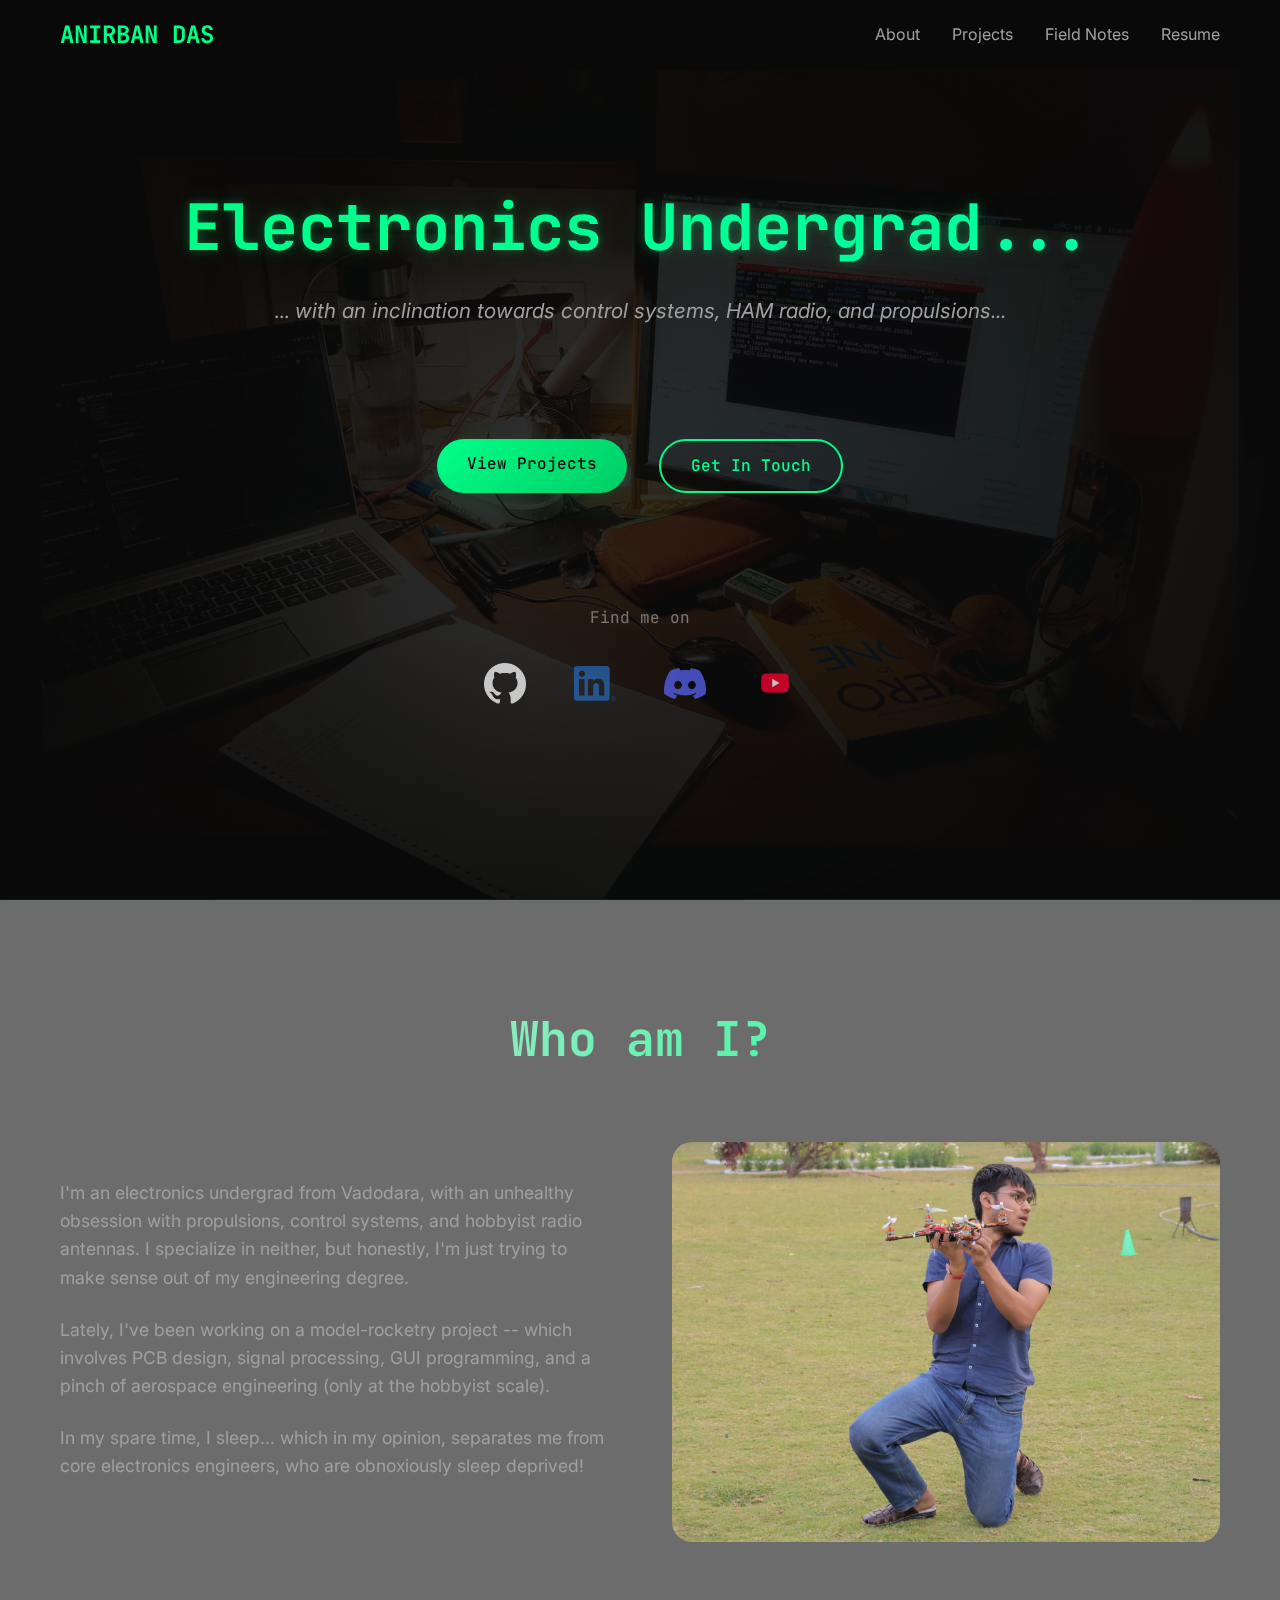
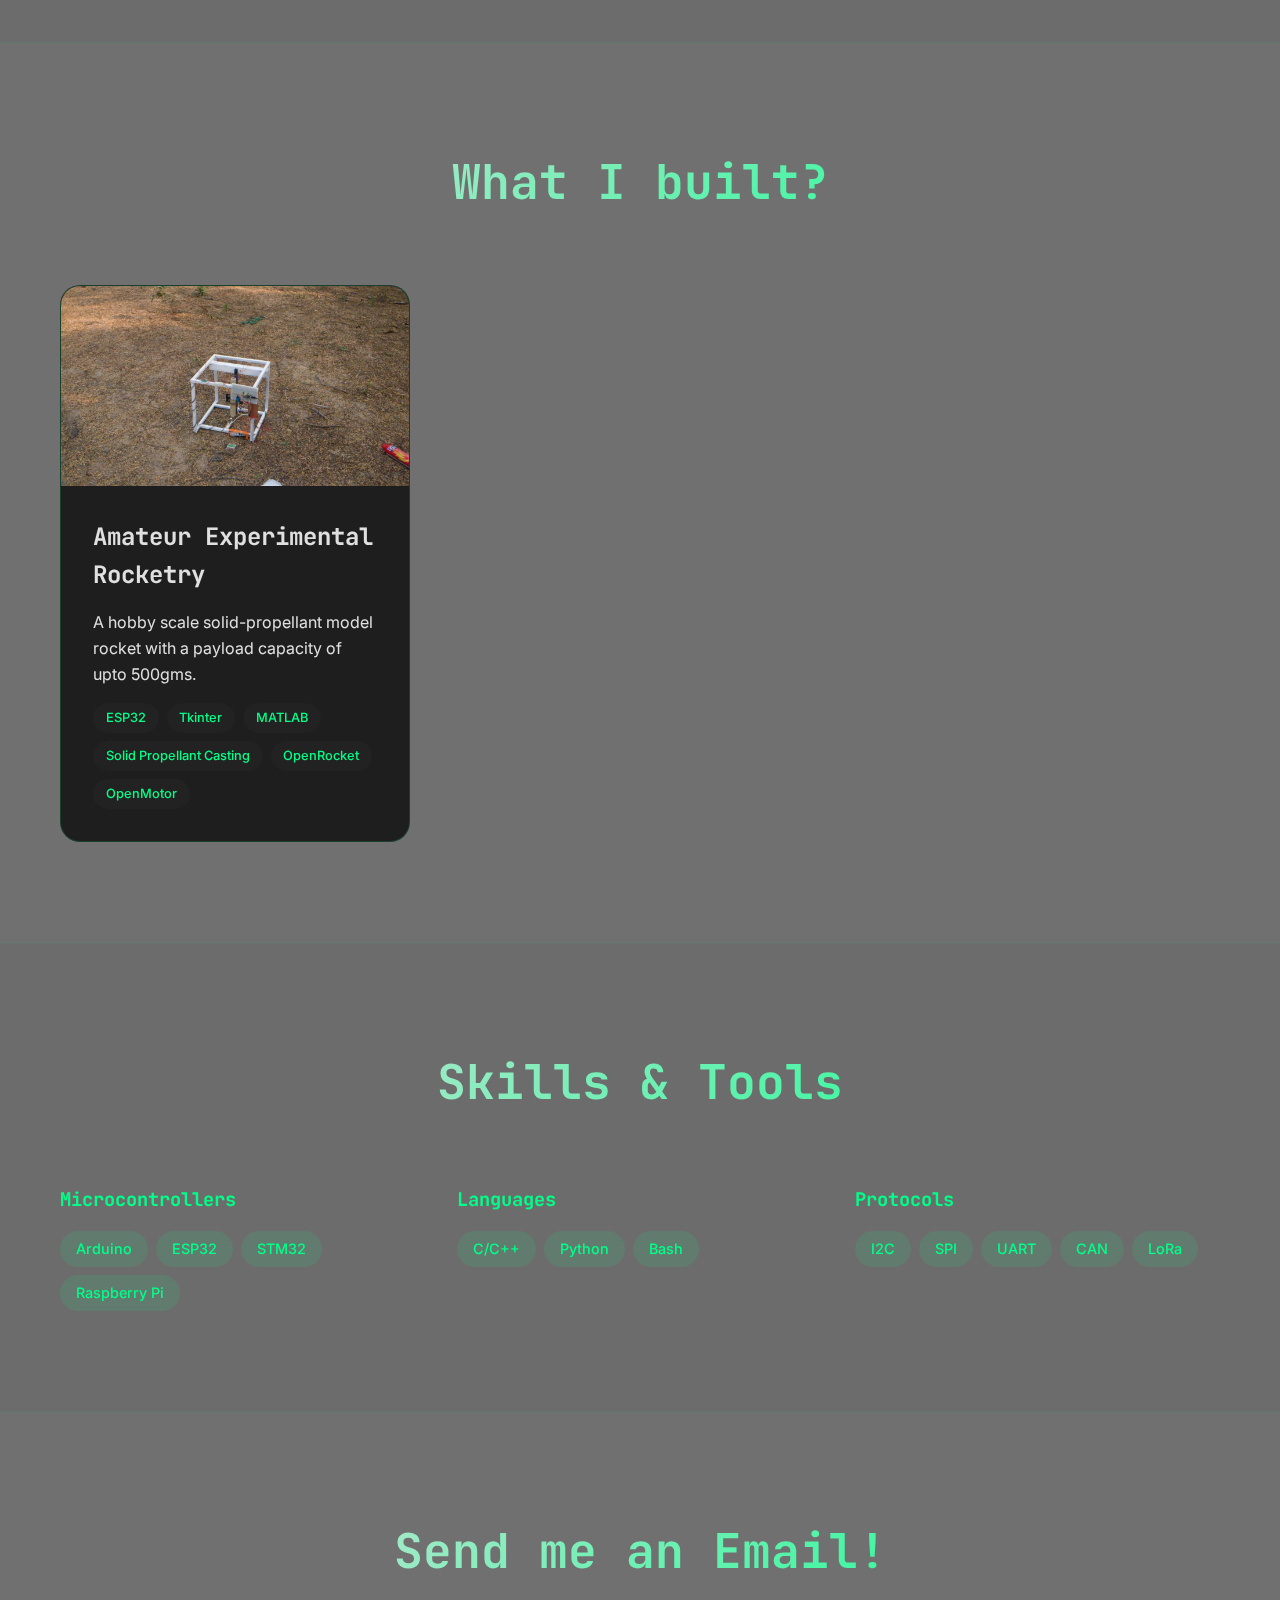
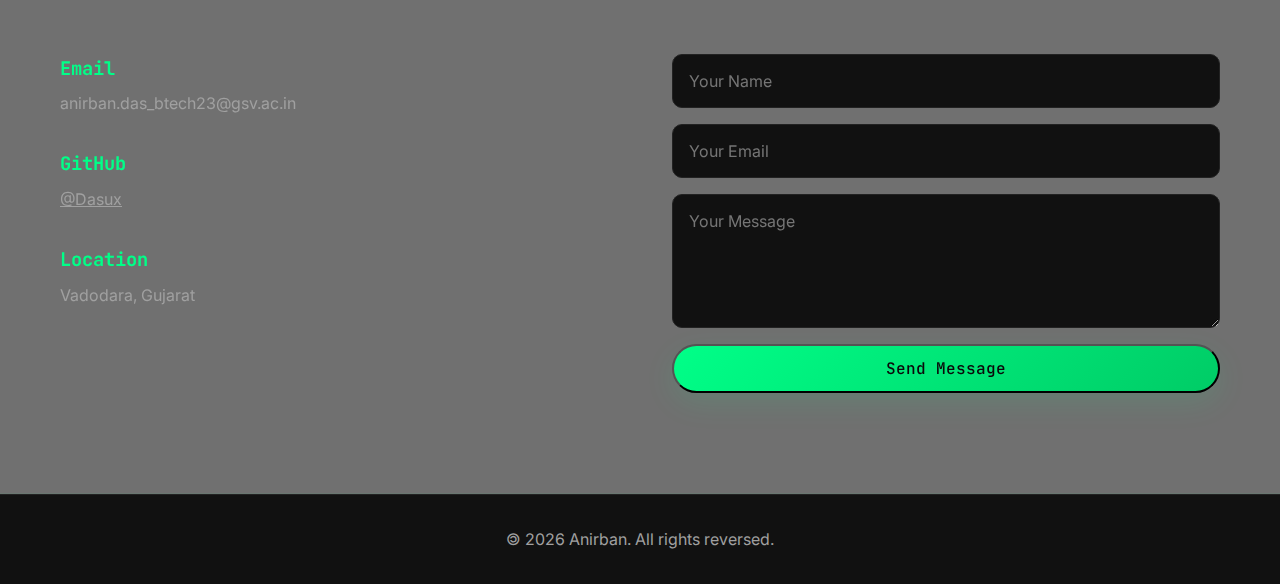
<file: index.html>
<!DOCTYPE html>
<html lang="en">
<head>
    <meta charset="UTF-8">
    <meta name="viewport" content="width=device-width, initial-scale=1.0">
    <title>Portfolio</title>
    <link rel="stylesheet" href="style2.css">
    <link href="https://fonts.googleapis.com/css2?family=JetBrains+Mono:wght@400;500;700&family=Inter:wght@300;400;600&display=swap" rel="stylesheet">
</head>
<body>
    <!-- Navigation -->
    <nav class="navbar">
        <div class="nav-container">
            <a href="#home" class="nav-logo">ANIRBAN DAS</a>
            <ul class="nav-menu">
                <li><a href="#about">About</a></li>
                <li><a href="#projects">Projects</a></li>
                <li><a href="field_notes/notes.html">Field Notes</a></li>
                <li><a href="#">Resume</a></li>
            </ul>
        </div>
    </nav>

    <!-- Hero Section -->
    <section id="home" class="hero">
      <div class="hero-bg">      </div>
      <div class="hero-overlay"></div>
        <div class="hero-content">
            <h1 class="hero-title">Electronics Undergrad...</h1>
            <p class="hero-subtitle">... <em>with an inclination towards control systems, HAM radio, and propulsions...</em></p>
            <div class="hero-buttons">
                <a href="#projects" class="btn btn-primary">View Projects</a>
                <a href="#contact" class="btn btn-secondary">Get In Touch</a>
            </div>
        </div>
        
<p class="hero-links-label">Find me on</p>

<div class="hero-links">
        

    <a href="https://github.com/Dasux" target="_blank" aria-label="GitHub">
        <span class="icon-wrap">
            <img src="assets/github.png" alt="GitHub">
        </span>
    </a>

    <a href="https://www.linkedin.com/in/anirban-das-1783492b6/" target="_blank" aria-label="LinkedIn">
        <span class="icon-wrap">
            <img src="assets/linkedin.png" alt="LinkedIn">
        </span>
    </a>

    <a href="https://discord.com/users/1206123636906397756" target="_blank" aria-label="Discord">
        <span class="icon-wrap">
            <img src="assets/discord.png" alt="Discord">
        </span>
    </a>

    <a href="https://www.youtube.com/@das.a3004" target="_blank" aria-label="Youtube">
        <span class="icon-wrap">
            <img src="assets/youtube.png" alt="Youtube">
        </span>
    </a>
</div>

    </section>

    <!-- About Section -->
    <section id="about" class="about">
        <div class="container">
            <h2 class="section-title">Who am I?</h2>
            <div class="about-grid">
                <div class="about-text">
                    <p>I'm an electronics undergrad from Vadodara, with an unhealthy obsession with propulsions, control systems, and hobbyist radio antennas. I specialize in neither, but honestly, I'm just trying to make sense out of my engineering degree. </p>
                    <p>Lately, I've been working on a model-rocketry project -- which involves PCB design, signal processing, GUI programming, and a pinch of aerospace engineering (only at the hobbyist scale).</p> 
            <p>In my spare time, I sleep... which in my opinion, separates me from core electronics engineers, who are obnoxiously sleep deprived!</p>
                </div>
                
<div class="about-image">
    <img src="assets/me_2.jpeg" alt="Profile photo" class="profile-image">
</div>

            </div>
        </div>
    </section>

    <!-- Projects Section -->
    <section id="projects" class="projects">
        <div class="container">
            <h2 class="section-title">What I built?</h2>
            <div class="projects-grid">
          <a href="projects/rocketry.html" class="project-link">
                <div class="project-card">
                    <div class="project-image">
                    </div>
                    <div class="project-content">
                        <h3>Amateur Experimental Rocketry</h3>
                        <p>A hobby scale solid-propellant model rocket with a payload capacity of upto 500gms. </p>
                        <div class="project-tech">
                            <span>ESP32</span>
                            <span>Tkinter</span>
                            <span>MATLAB</span>
                            <span>Solid Propellant Casting</span>
                            <span>OpenRocket</span>
                            <span>OpenMotor</span>
                        </div>
                    </div>
                </div>
          </a>
          <!--
                <div class="project-card">
                    <div class="project-image">
                        <div class="project-category">Robotics</div>
                    </div>
                    <div class="project-content">
                        <h3>Autonomous Rover</h3>
                        <p>ROS2 enabled rover with PID motor control, computer vision obstacle avoidance, and multi-sensor fusion.</p>
                        <div class="project-tech">
                            <span>Raspberry Pi</span>
                            <span>ROS2</span>
                            <span>Python</span>
                        </div>
                    </div>
                </div>
                            </div> -->
        </div>
    </section>

    <!-- Skills Section -->
    <section id="skills" class="skills">
        <div class="container">
            <h2 class="section-title">Skills & Tools</h2>
            <div class="skills-grid">
                <div class="skill-category">
                    <h3>Microcontrollers</h3>
                    <div class="skill-tags">
                        <span>Arduino</span>
                        <span>ESP32</span>
                        <span>STM32</span>
                        <span>Raspberry Pi</span>
                    </div>
                </div>
                <div class="skill-category">
                    <h3>Languages</h3>
                    <div class="skill-tags">
                        <span>C/C++</span>
                        <span>Python</span>
                        <span>Bash</span>
                    </div>
                </div>
                <div class="skill-category">
                    <h3>Protocols</h3>
                    <div class="skill-tags">
                        <span>I2C</span>
                        <span>SPI</span>
                        <span>UART</span>
                        <span>CAN</span>
                        <span>LoRa</span>
                    </div>
                </div>
            </div>
        </div>
    </section>

    <!-- Contact Section -->
    <section id="contact" class="contact">
        <div class="container">
            <h2 class="section-title">Send me an Email!</h2>
            <div class="contact-content">
                <div class="contact-info">
                    <div class="contact-item">
                        <h3>Email</h3>
                        <p>anirban.das_btech23@gsv.ac.in</p>
                    </div>
                    <div class="contact-item">
                        <h3>GitHub</h3>
                        <p><a href="https://github.com/Dasux">@Dasux</a></p>
                    </div>
                    <div class="contact-item">
                        <h3>Location</h3>
                        <p>Vadodara, Gujarat</p>
                    </div>
                </div>
                <form class="contact-form">
                    <input type="text" placeholder="Your Name" required>
                    <input type="email" placeholder="Your Email" required>
                    <textarea placeholder="Your Message" rows="5" required></textarea>
                    <button type="submit" class="btn btn-primary">Send Message</button>
                </form>
            </div>
        </div>
    </section>

    <!-- Footer -->
    <footer class="footer">
        <div class="container">
            <p>&#x1F12F; 2026 Anirban. All rights reversed.</p>
        </div>
    </footer>
</body>
</html>
</file>
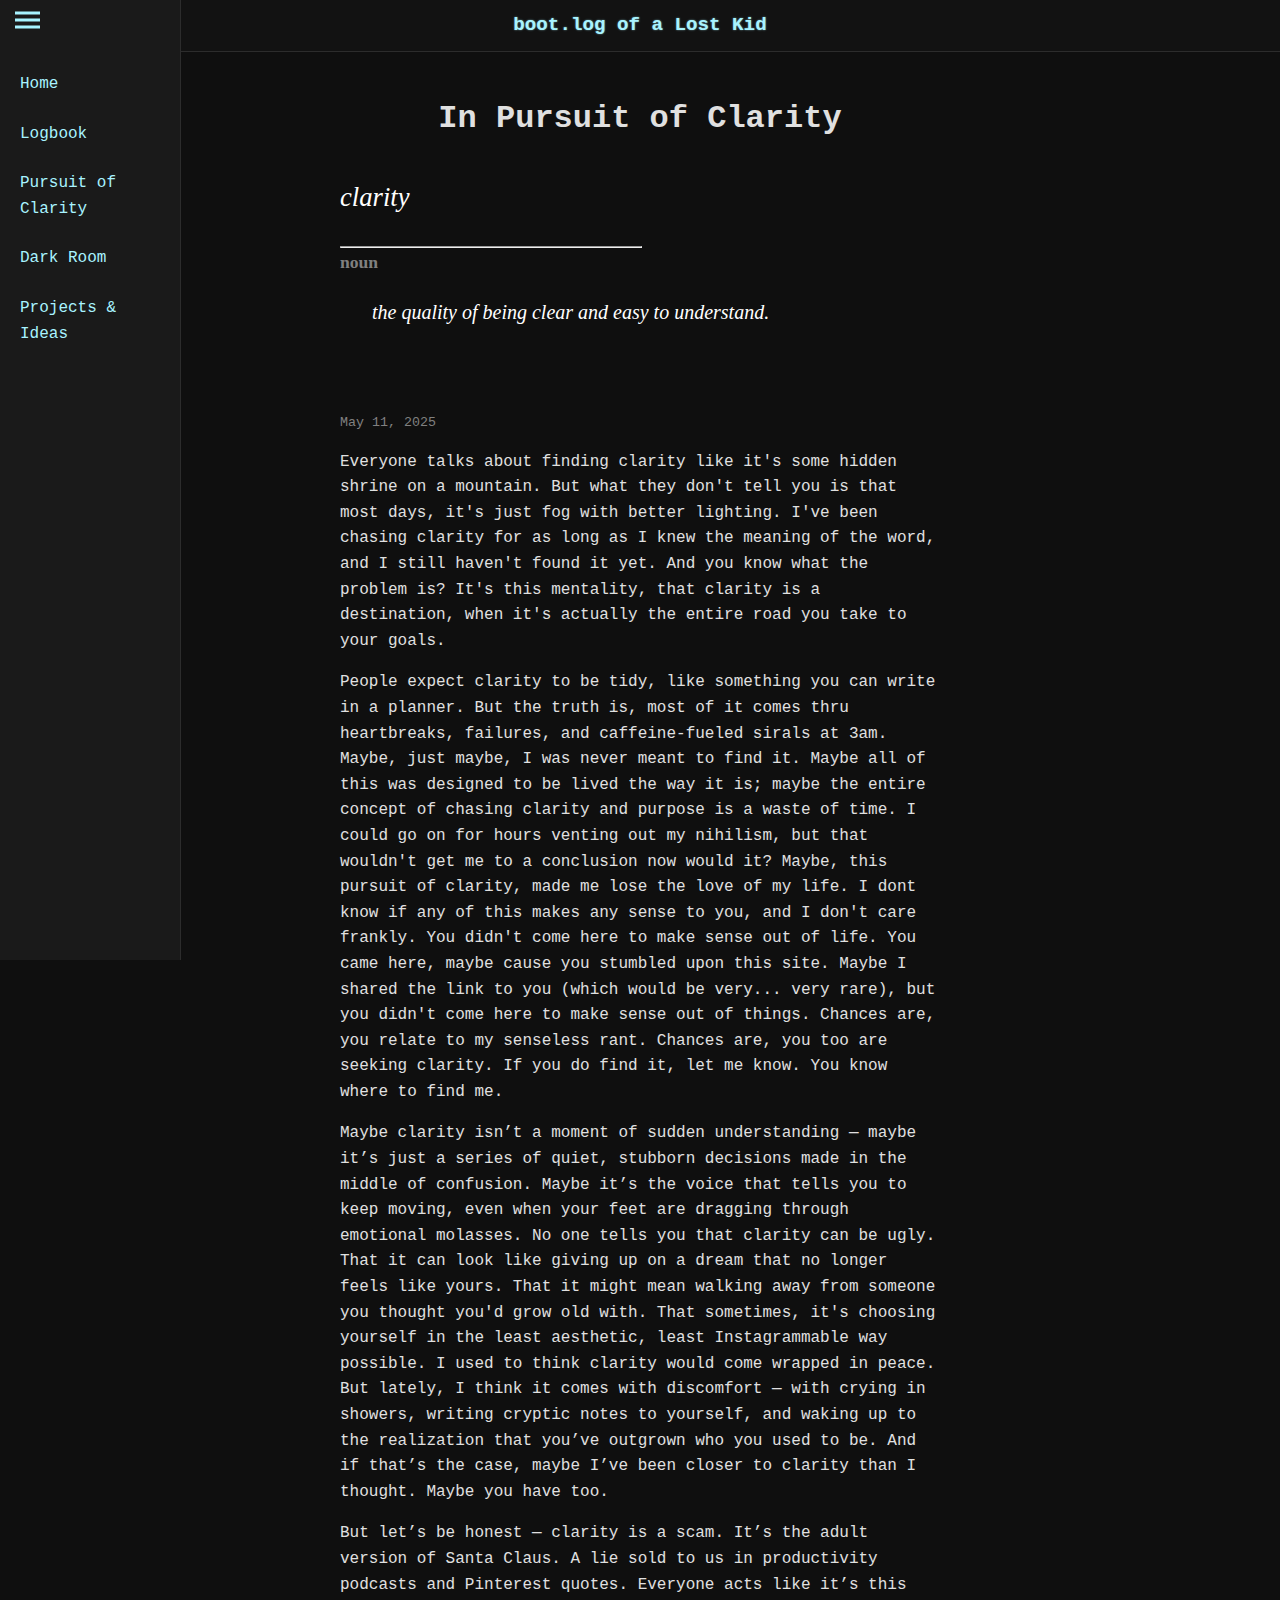
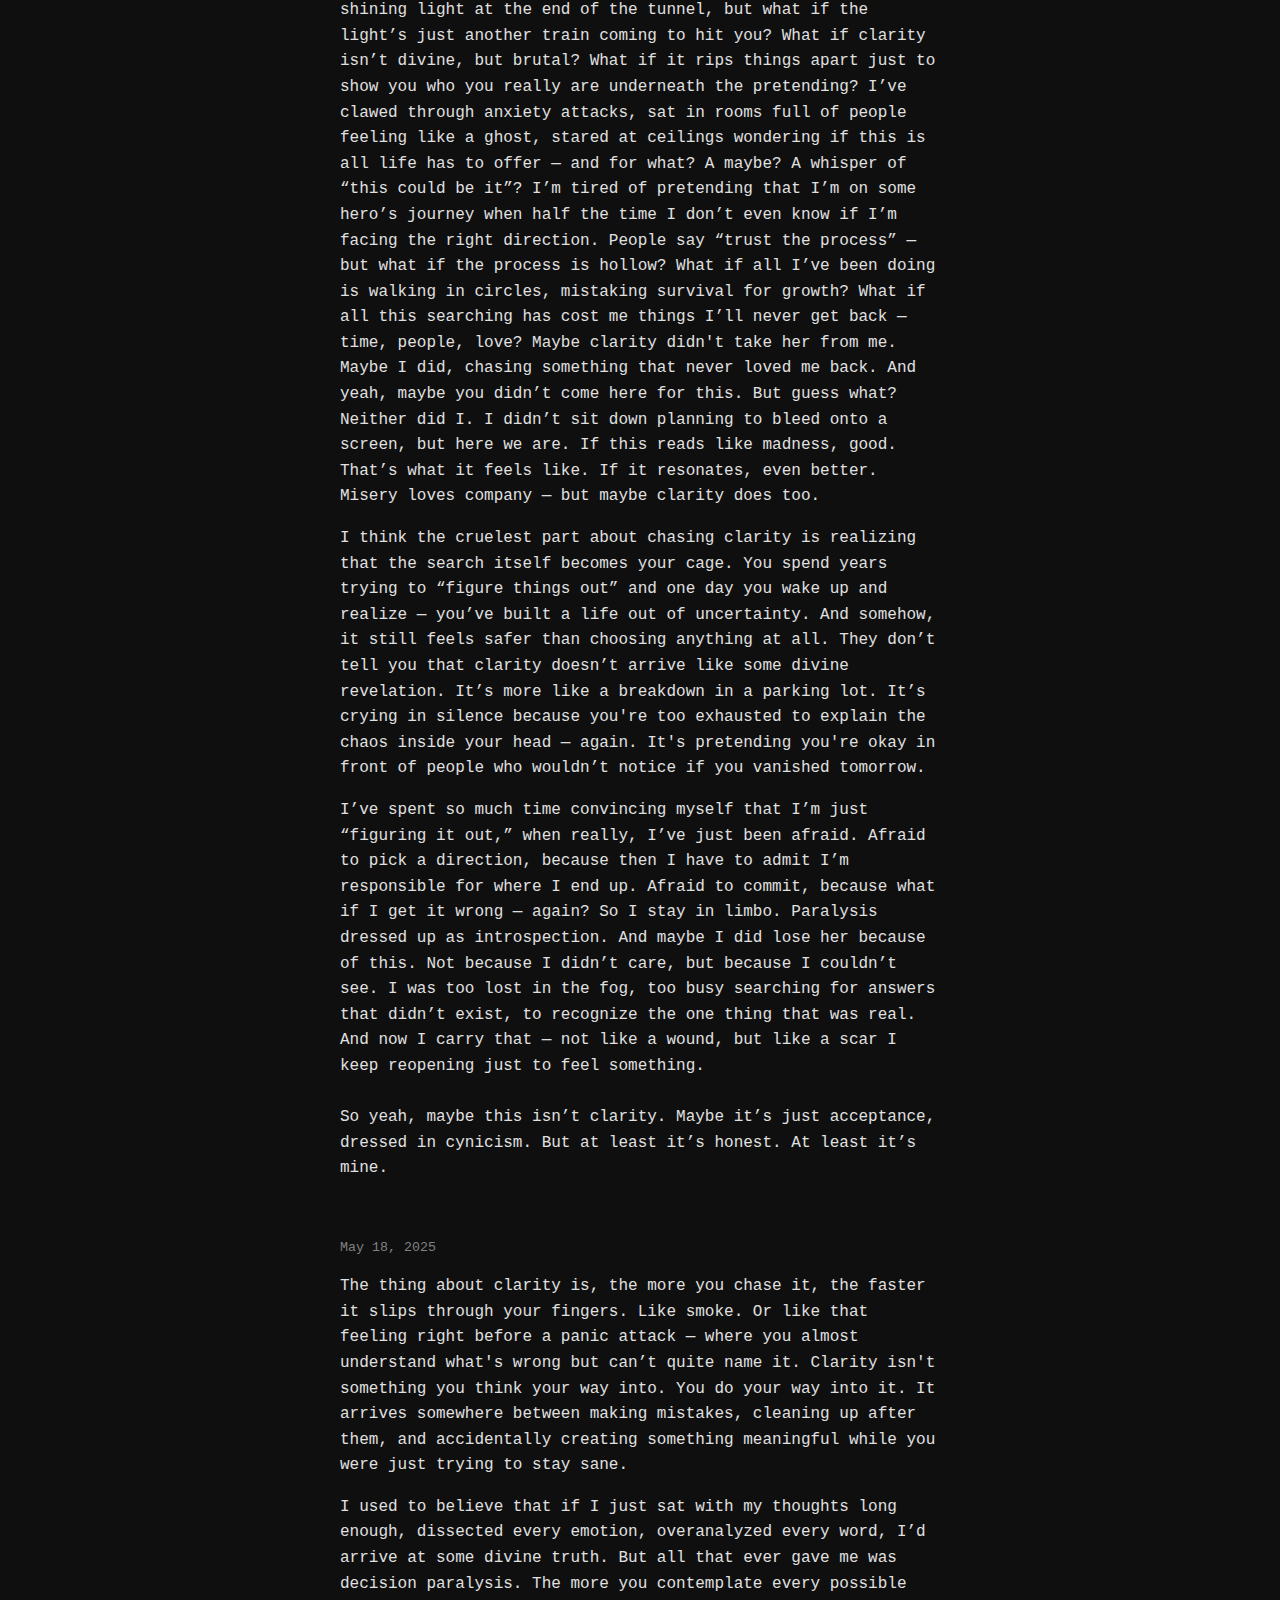
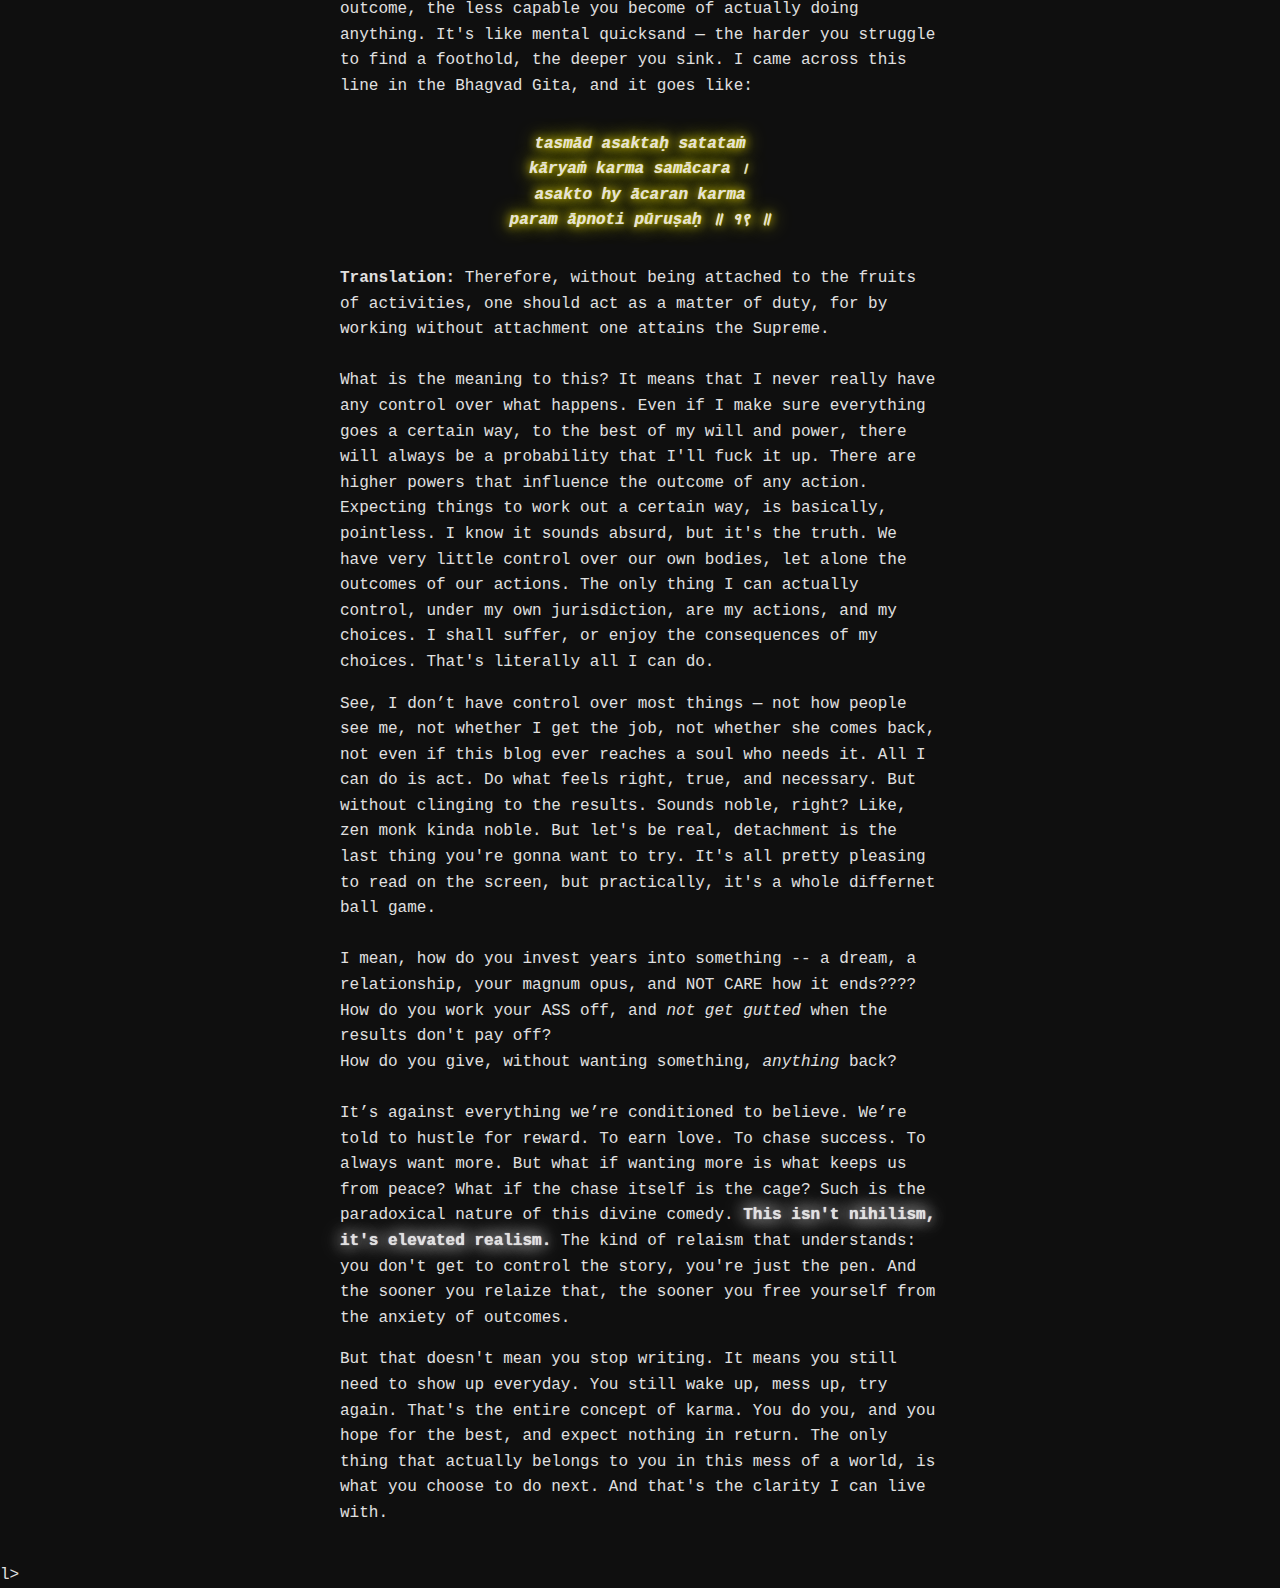
<file: clarity.html>
<!DOCTYPE html>
<html lang="en">
<head>
  <meta charset="UTF-8" />
  <meta name="viewport" content="width=device-width, initial-scale=1.0"/>
  <title>Page Title</title>
  <link rel="stylesheet" href="common.css"/>
</head>

<body>
  <div class="header">
    <h1>boot.log of a Lost Kid</h1>
  </div>

  <div class="nav-wrapper">
    <div class="menu-icon">
      <div></div>
      <div></div>
      <div></div>
    </div>

    <div class="sidebar">
      <a href="index.html">Home</a>
      <a href="logbook.html">Logbook</a>
      <a href="clarity.html">Pursuit of Clarity</a>
      <a href="#">Dark Room</a>
      <a href="#">Projects & Ideas</a>
    </div>
  </div>

  <main>
    <h1>In Pursuit of Clarity</h1>
    <div style="margin-top: 2rem; color: white; font-family: 'Times New Roman', Times, serif;">
      <p style="font-family: 'Latin Modern Math', serif; font-size:20pt"> <em>clarity</em> </p>
      <hr style="width: 50%; margin-left:0; margin-right:auto; margin-bottom:0;">
      <p style="font-weight: bold; font-size: 1.1rem; margin-bottom: 0; margin-top:0; color:gray;">noun</p>
      <p style="margin-left: 2rem; font-size: 15pt;">
        <em>the quality of being clear and easy to understand.</em>
      </p>
    </div>
    <br> <br>
      <!-- First post -->
      <p style="color:gray; font-size:10pt;">May 11, 2025</p>
      <p>Everyone talks about finding clarity like it's some hidden shrine on a mountain. But what they don't tell you is that most days, it's just fog with better lighting. I've been chasing clarity for as long as I knew the meaning of the word, and I still haven't found it yet. And you know what the problem is? It's this mentality, that clarity is a destination, when it's actually the entire road you take to your goals.</p>
      
      <p>People expect clarity to be tidy, like something you can write in a planner. But the truth is, most of it comes thru heartbreaks, failures, and caffeine-fueled sirals at 3am. Maybe, just maybe, I was never meant to find it. Maybe all of this was designed to be lived the way it is; maybe the entire concept of chasing clarity and purpose is a waste of time. I could go on for hours venting out my nihilism, but that wouldn't get me to a conclusion now would it? Maybe, this pursuit of clarity, made me lose the love of my life. I dont know if any of this makes any sense to you, and I don't care frankly. You didn't come here to make sense out of life. You came here, maybe cause you stumbled upon this site. Maybe I shared the link to you (which would be very... very rare), but you didn't come here to make sense out of things. Chances are, you relate to my senseless rant. Chances are, you too are seeking clarity. If you do find it, let me know. You know where to find me.</p>

      <p>Maybe clarity isn’t a moment of sudden understanding — maybe it’s just a series of quiet, stubborn decisions made in the middle of confusion. Maybe it’s the voice that tells you to keep moving, even when your feet are dragging through emotional molasses. No one tells you that clarity can be ugly. That it can look like giving up on a dream that no longer feels like yours. That it might mean walking away from someone you thought you'd grow old with. That sometimes, it's choosing yourself in the least aesthetic, least Instagrammable way possible. I used to think clarity would come wrapped in peace. But lately, I think it comes with discomfort — with crying in showers, writing cryptic notes to yourself, and waking up to the realization that you’ve outgrown who you used to be. And if that’s the case, maybe I’ve been closer to clarity than I thought. Maybe you have too.</p>

      <p>But let’s be honest — clarity is a scam. It’s the adult version of Santa Claus. A lie sold to us in productivity podcasts and Pinterest quotes. Everyone acts like it’s this shining light at the end of the tunnel, but what if the light’s just another train coming to hit you? What if clarity isn’t divine, but brutal? What if it rips things apart just to show you who you really are underneath the pretending? I’ve clawed through anxiety attacks, sat in rooms full of people feeling like a ghost, stared at ceilings wondering if this is all life has to offer — and for what? A maybe? A whisper of “this could be it”? I’m tired of pretending that I’m on some hero’s journey when half the time I don’t even know if I’m facing the right direction. People say “trust the process” — but what if the process is hollow? What if all I’ve been doing is walking in circles, mistaking survival for growth? What if all this searching has cost me things I’ll never get back — time, people, love? Maybe clarity didn't take her from me. Maybe I did, chasing something that never loved me back. And yeah, maybe you didn’t come here for this. But guess what? Neither did I. I didn’t sit down planning to bleed onto a screen, but here we are. If this reads like madness, good. That’s what it feels like. If it resonates, even better. Misery loves company — but maybe clarity does too.</p>

      <p>I think the cruelest part about chasing clarity is realizing that the search itself becomes your cage. You spend years trying to “figure things out” and one day you wake up and realize — you’ve built a life out of uncertainty. And somehow, it still feels safer than choosing anything at all.

They don’t tell you that clarity doesn’t arrive like some divine revelation. It’s more like a breakdown in a parking lot. It’s crying in silence because you're too exhausted to explain the chaos inside your head — again. It's pretending you're okay in front of people who wouldn’t notice if you vanished tomorrow.</p>

      <p>I’ve spent so much time convincing myself that I’m just “figuring it out,” when really, I’ve just been afraid. Afraid to pick a direction, because then I have to admit I’m responsible for where I end up. Afraid to commit, because what if I get it wrong — again? So I stay in limbo. Paralysis dressed up as introspection.

And maybe I did lose her because of this. Not because I didn’t care, but because I couldn’t see. I was too lost in the fog, too busy searching for answers that didn’t exist, to recognize the one thing that was real. And now I carry that — not like a wound, but like a scar I keep reopening just to feel something. <br> <br>So yeah, maybe this isn’t clarity. Maybe it’s just acceptance, dressed in cynicism. But at least it’s honest. At least it’s mine.</p>
      <br>
      
      <p style="color:gray; font-size:10pt;">May 18, 2025</p>
      <p>The thing about clarity is, the more you chase it, the faster it slips through your fingers. Like smoke. Or like that feeling right before a panic attack — where you almost understand what's wrong but can’t quite name it. Clarity isn't something you think your way into. You do your way into it. It arrives somewhere between making mistakes, cleaning up after them, and accidentally creating something meaningful while you were just trying to stay sane.</p>
      <p>I used to believe that if I just sat with my thoughts long enough, dissected every emotion, overanalyzed every word, I’d arrive at some divine truth. But all that ever gave me was decision paralysis. The more you contemplate every possible outcome, the less capable you become of actually doing anything. It's like mental quicksand — the harder you struggle to find a foothold, the deeper you sink. I came across this line in the Bhagvad Gita, and it goes like:</p>

      <p style="text-align: center; width: 60%; margin: 2em auto; font-weight:bold; text-shadow: 0 0 1px #fced00, 0 0 10px #fced00, 0 0 20px #fced00;"><em>tasmād asaktaḥ satataṁ  <br>kāryaṁ karma samācara । <br>asakto hy ācaran karma <br> param āpnoti pūruṣaḥ ॥ १९ ॥ </em></p>

      <p><b>Translation:</b> Therefore, without being attached to the fruits of activities, one should act as a matter of duty, for by working without attachment one attains the Supreme. <br> <br>What is the meaning to this? It means that I never really have any control over what happens. Even if I make sure everything goes a certain way, to the best of my will and power, there will always be a probability that I'll fuck it up. There are higher powers that influence the outcome of any action. Expecting things to work out a certain way, is basically, pointless. I know it sounds absurd, but it's the truth. We have very little control over our own bodies, let alone the outcomes of our actions. The only thing I can actually control, under my own jurisdiction, are my actions, and my choices. I shall suffer, or enjoy the consequences of my choices. That's literally all I can do.</p> 
      <p>See, I don’t have control over most things — not how people see me, not whether I get the job, not whether she comes back, not even if this blog ever reaches a soul who needs it. All I can do is act. Do what feels right, true, and necessary.
But without clinging to the results. Sounds noble, right? Like, zen monk kinda noble. But let's be real, detachment is the last thing you're gonna want to try. It's all pretty pleasing to read on the screen, but practically, it's a whole differnet ball game. <br> <br> I mean, how do you invest years into something -- a dream, a relationship, your magnum opus, and NOT CARE how it ends???? <br> How do you work your ASS off, and <em>not get gutted</em> when the results don't pay off? <br>How do you give, without wanting something, <em>anything</em> back? <br> <br>It’s against everything we’re conditioned to believe. We’re told to hustle for reward. To earn love. To chase success. To always want more. But what if wanting more is what keeps us from peace? What if the chase itself is the cage? Such is the paradoxical nature of this divine comedy. <b style="text-shadow:0 0 1px #fff, 0 0 15px #f0f0f0, 0 0 25px #f0f0f0">This isn't nihilism, it's elevated realism.</b> The kind of relaism that understands: you don't get to control the story, you're just the pen. And the sooner you relaize that, the sooner you free yourself from the anxiety of outcomes.</p> 
      <p>But that doesn't mean you stop writing. It means you still need to show up everyday. You still wake up, mess up, try again. That's the entire concept of karma. You do you, and you hope for the best, and expect nothing in return. The only thing that actually belongs to you in this mess of a world, is what you choose to do next. And that's the clarity I can live with.</p>
  </main>
</body>

</html>
l>
</file>
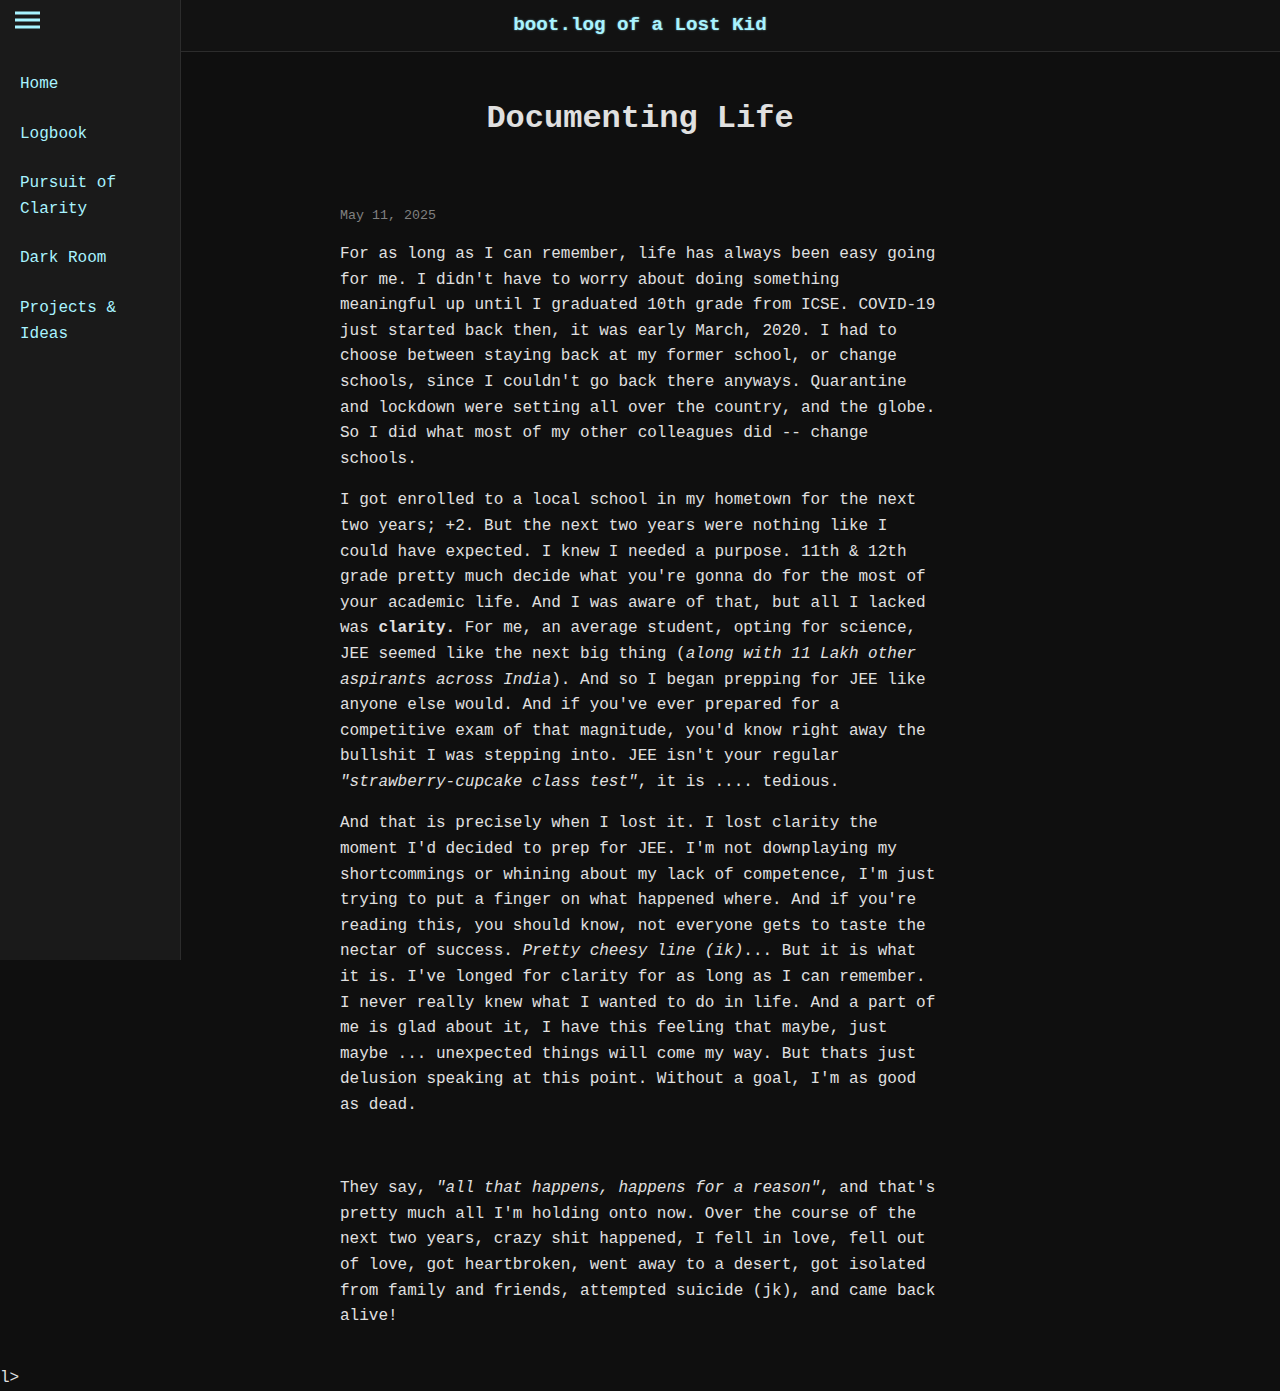
<file: logbook.html>
<!DOCTYPE html>
<html lang="en">
<head>
  <meta charset="UTF-8" />
  <meta name="viewport" content="width=device-width, initial-scale=1.0"/>
  <title>Page Title</title>
  <link rel="stylesheet" href="common.css"/>
</head>

<body>
  <div class="header">
    <h1>boot.log of a Lost Kid</h1>
  </div>

  <div class="nav-wrapper">
    <div class="menu-icon">
      <div></div>
      <div></div>
      <div></div>
    </div>

    <div class="sidebar">
      <a href="index.html">Home</a>
      <a href="logbook.html">Logbook</a>
      <a href="clarity.html">Pursuit of Clarity</a>
      <a href="#">Dark Room</a>
      <a href="#">Projects & Ideas</a>
    </div>
  </div>

  <main>
    <h1>Documenting Life</h1>
    
    <br>
      <!-- First post -->
      <p style="color:gray; font-size:10pt;">May 11, 2025</p>
      <p>For as long as I can remember, life has always been easy going for me. I didn't have to worry about doing something meaningful up until I graduated 10th grade from ICSE. COVID-19 just started back then, it was early March, 2020. I had to choose between staying back at my former school, or change schools, since I couldn't go back there anyways. Quarantine and lockdown were setting all over the country, and the globe. So I did what most of my other colleagues did -- change schools. </p>
      <p>I got enrolled to a local school in my hometown for the next two years; +2. But the next two years were nothing like I could have expected. I knew I needed a purpose. 11th & 12th grade pretty much decide what you're gonna do for the most of your academic life. And I was aware of that, but all I lacked was <b>clarity.</b> For me, an average student, opting for science, JEE seemed like the next big thing (<em>along with 11 Lakh other aspirants across India</em>). And so I began prepping for JEE like anyone else would. And if you've ever prepared for a competitive exam of that magnitude, you'd know right away the bullshit I was stepping into. JEE isn't your regular <em>"strawberry-cupcake class test"</em>, it is .... tedious. </p>
      <p>And that is precisely when I lost it. I lost clarity the moment I'd decided to prep for JEE. I'm not downplaying my shortcommings or whining about my lack of competence, I'm just trying to put a finger on what happened where. And if you're reading this, you should know, not everyone gets to taste the nectar of success. <em>Pretty cheesy line (ik)</em>... But it is what it is. I've longed for clarity for as long as I can remember. I never really knew what I wanted to do in life. And a part of me is glad about it, I have this feeling that maybe, just maybe ... unexpected things will come my way. But thats just delusion speaking at this point. Without a goal, I'm as good as dead.</p>
      <br> 
      <p>They say, <em>"all that happens, happens for a reason"</em>, and that's pretty much all I'm holding onto now. Over the course of the next two years, crazy shit happened, I fell in love, fell out of love, got heartbroken, went away to a desert, got isolated from family and friends, attempted suicide (jk), and came back alive!</p>
  </main>
</body>

</html>
l>
</file>
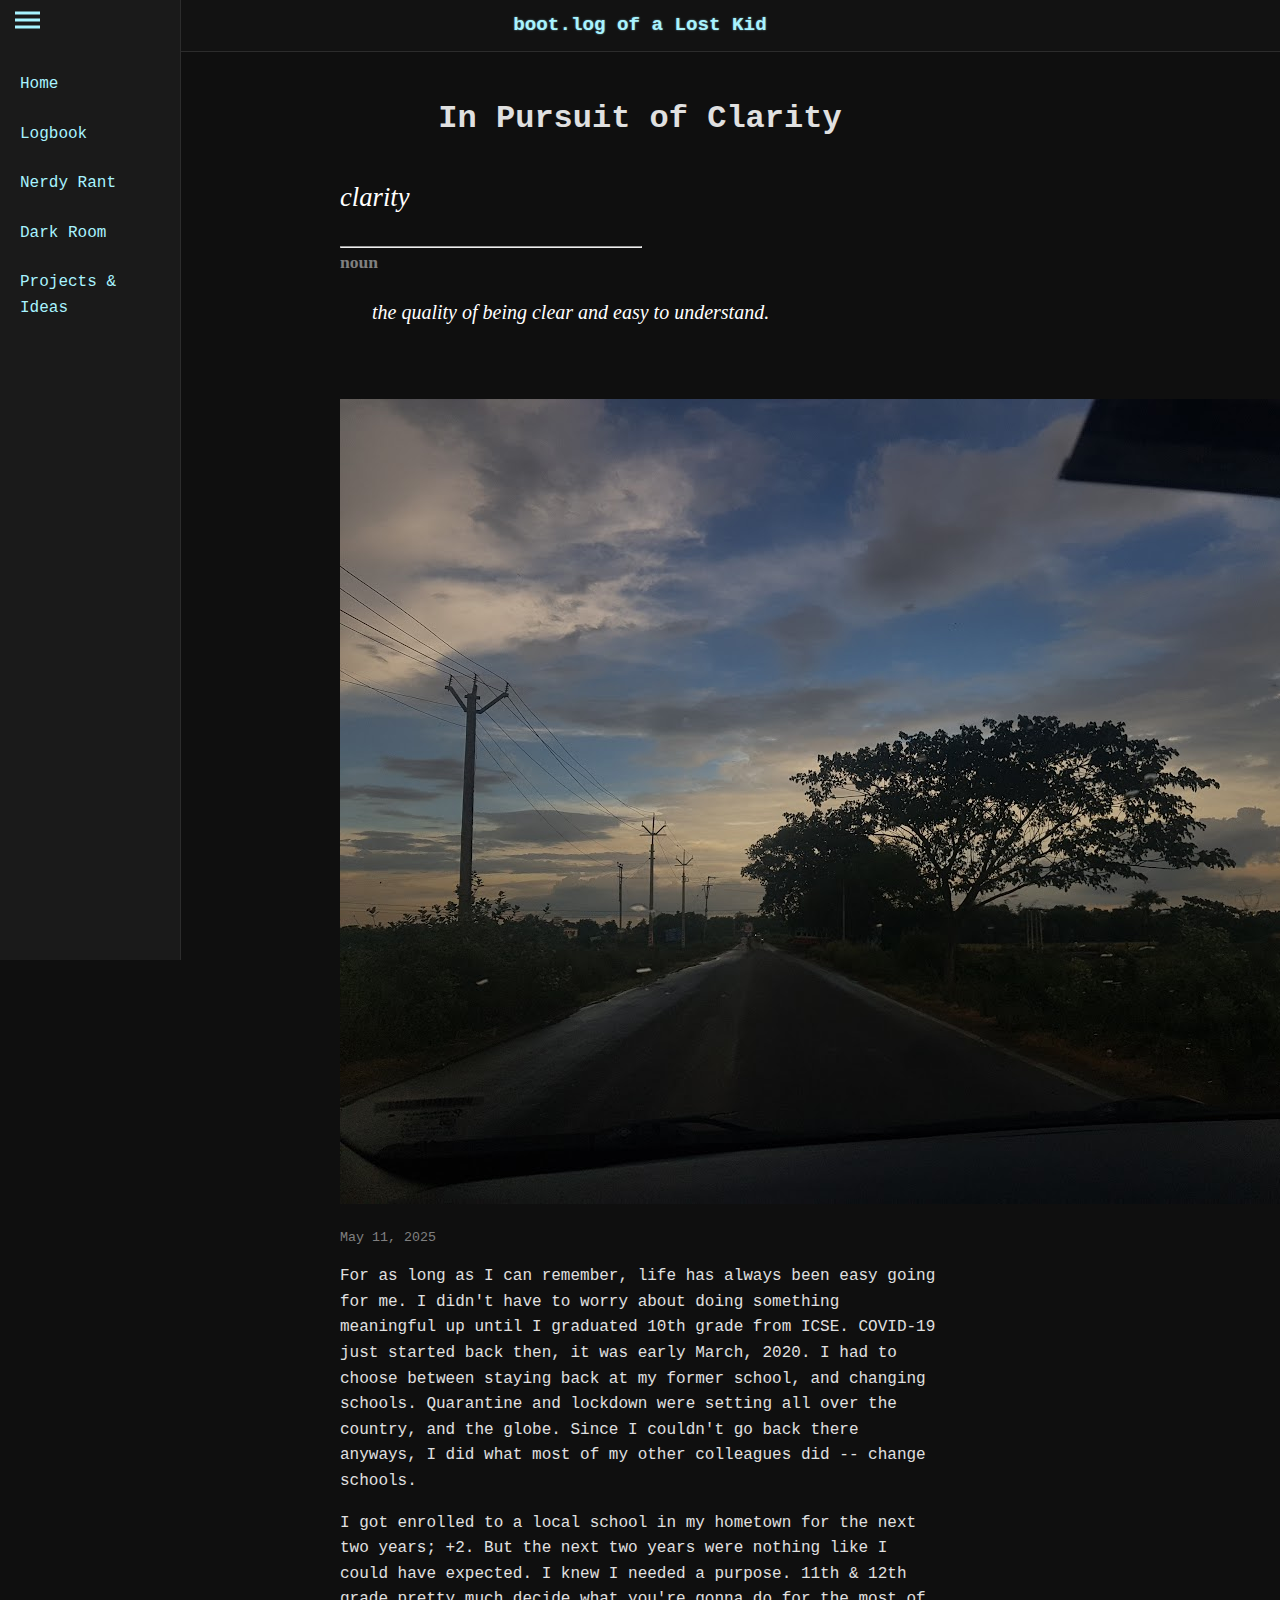
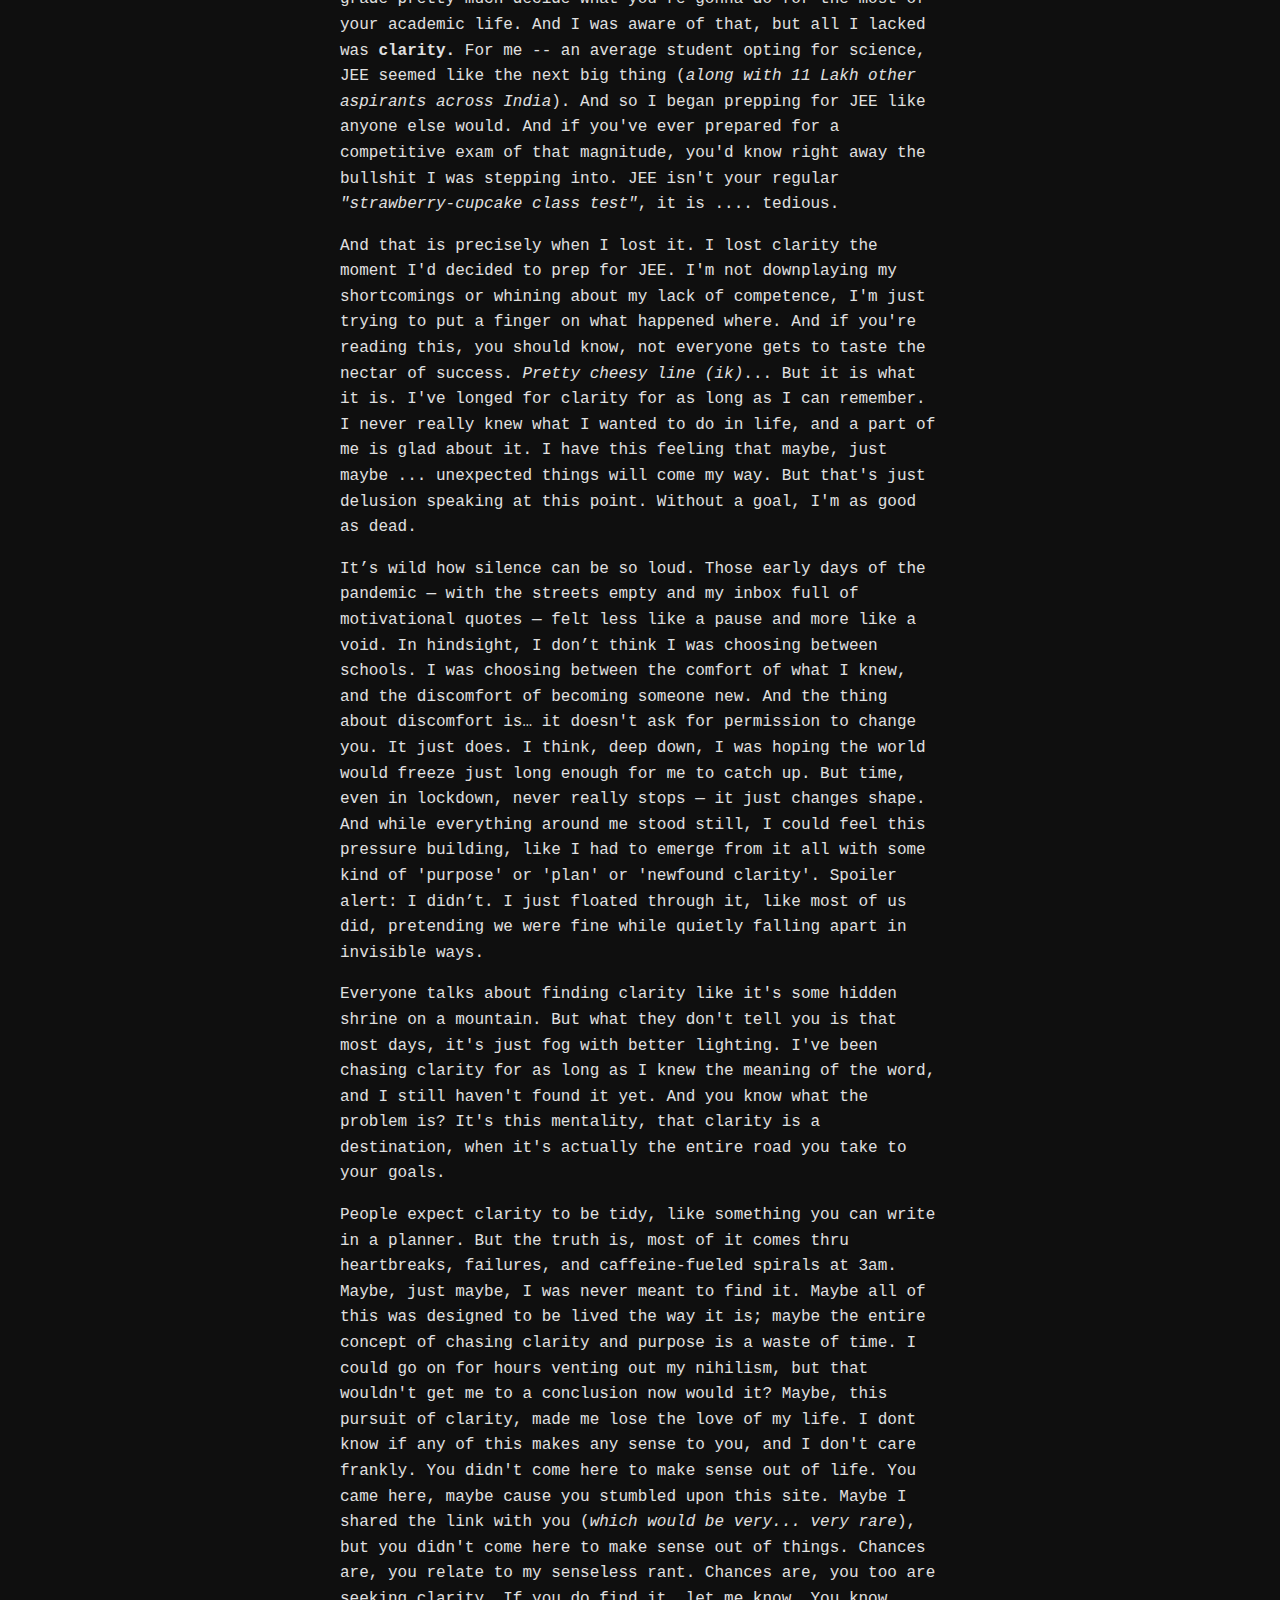
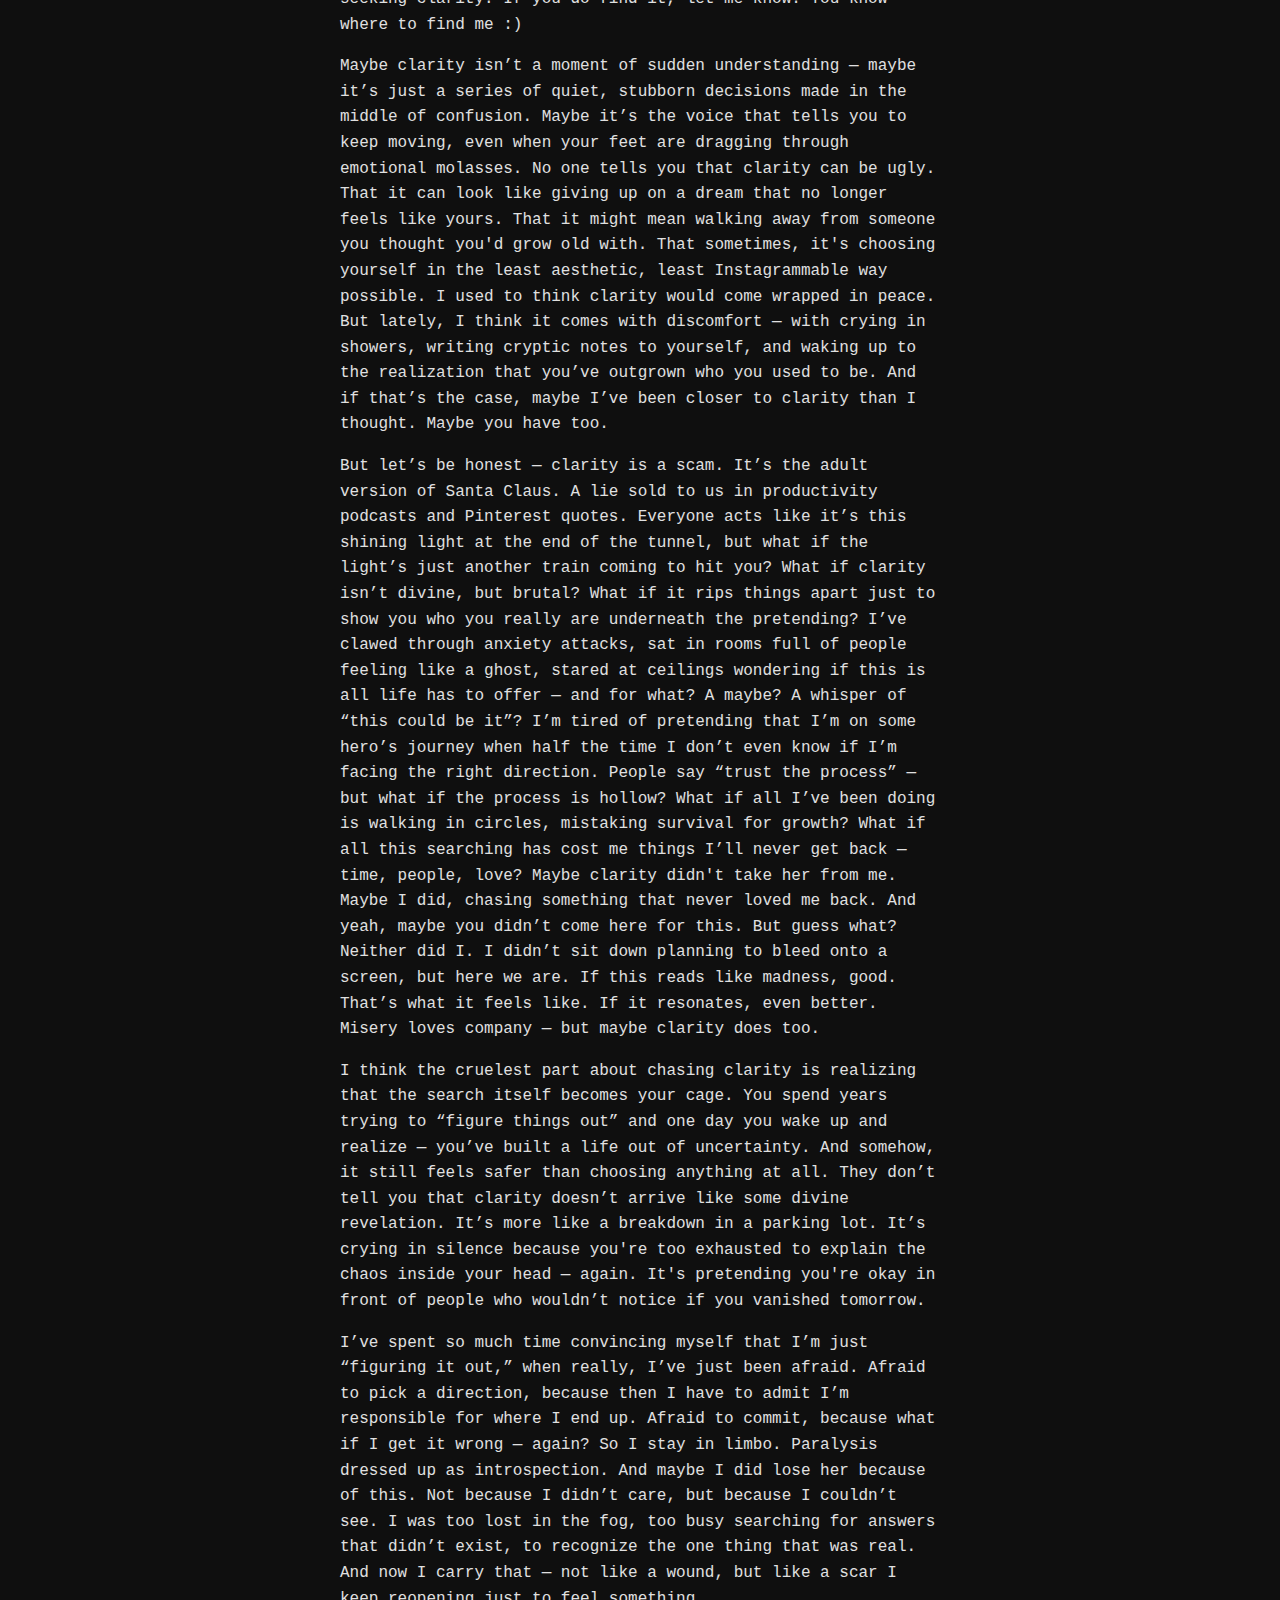
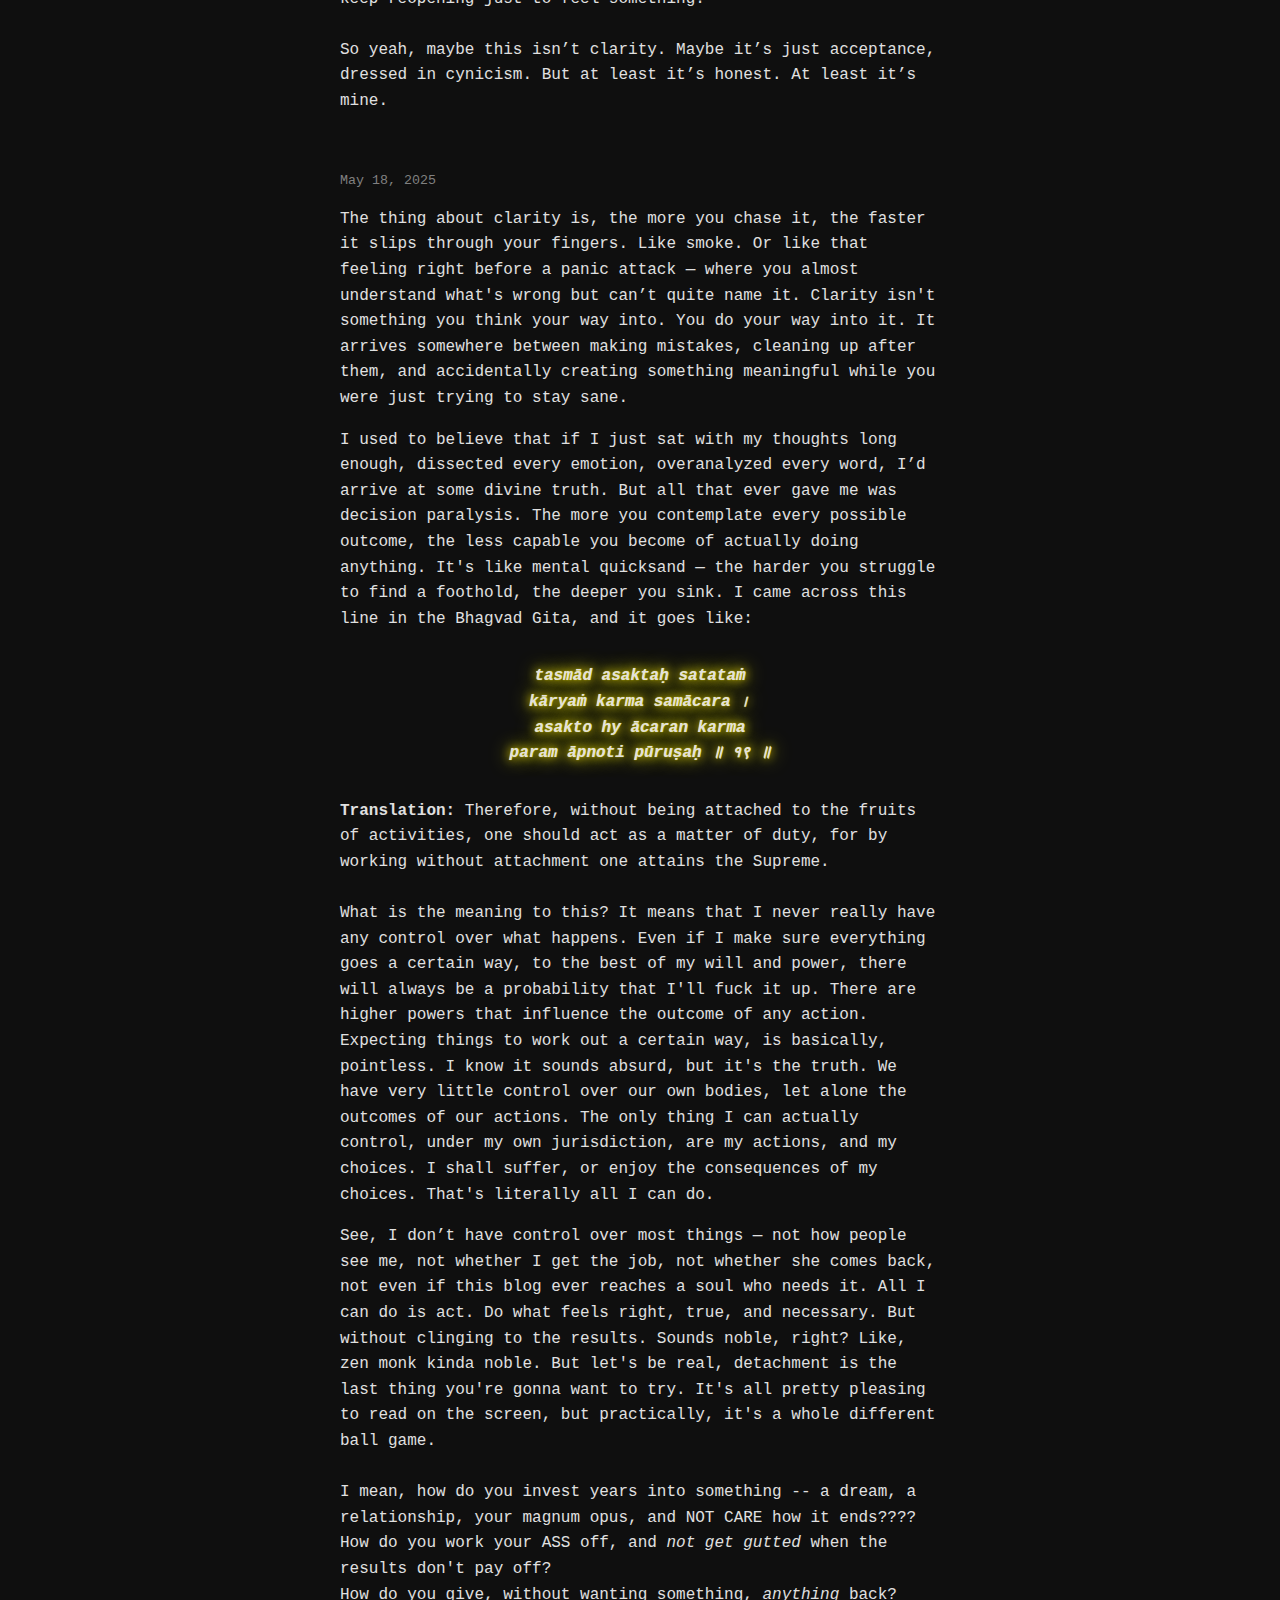
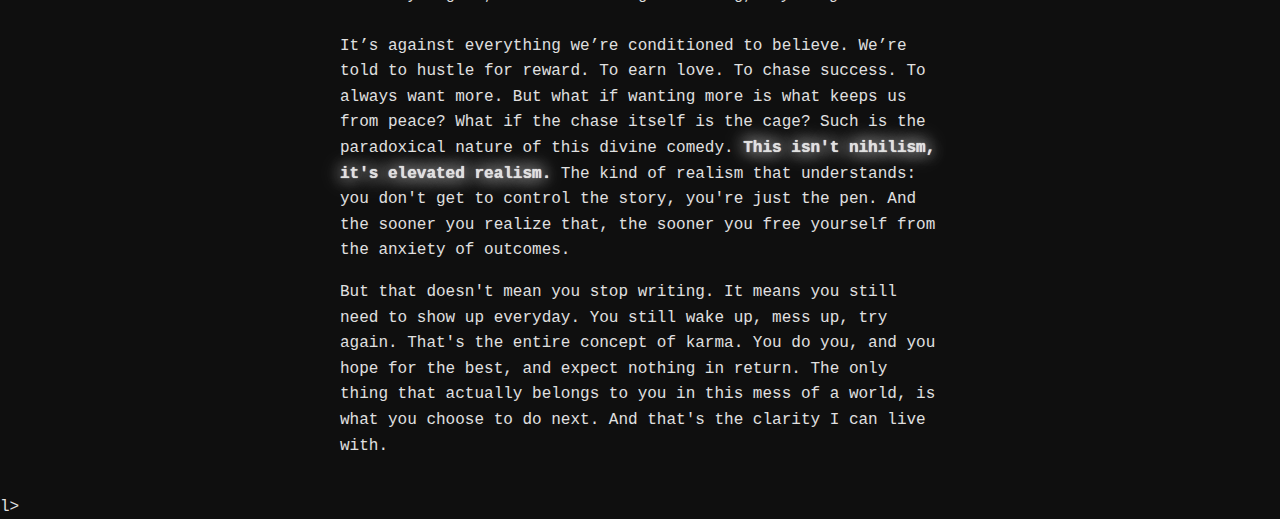
<file: clarity/clarity.html>
<!DOCTYPE html>
<html lang="en">
<head>
  <meta charset="UTF-8" />
  <meta name="viewport" content="width=device-width, initial-scale=1.0"/>
  <title>Page Title</title>
  <link rel="stylesheet" href="common.css"/>
</head>

<body>
  <div class="header">
    <h1>boot.log of a Lost Kid</h1>
  </div>

  <div class="nav-wrapper">
    <div class="menu-icon">
      <div></div>
      <div></div>
      <div></div>
    </div>

    <div class="sidebar">
      <a href="../index.html">Home</a>
      <a href="../journal/logbook.html">Logbook</a>
      <a href="../nerdyrant/math.html">Nerdy Rant</a>
      <a href="#">Dark Room</a>
      <a href="#">Projects & Ideas</a>
    </div>
  </div>

  <main>
    <h1>In Pursuit of Clarity</h1>
    <div style="margin-top: 2rem; color: white; font-family: 'Times New Roman', Times, serif;">
      <p style="font-family: 'Latin Modern Math', serif; font-size:20pt"> <em>clarity</em> </p>
      <hr style="width: 50%; margin-left:0; margin-right:auto; margin-bottom:0;">
      <p style="font-weight: bold; font-size: 1.1rem; margin-bottom: 0; margin-top:0; color:gray;">noun</p>
      <p style="margin-left: 2rem; font-size: 15pt;">
        <em>the quality of being clear and easy to understand.</em>
      </p>
    </div>
    <br> <br>
      <img src="clar.jpg" alt="">
      <!-- First post -->
      <p style="color:gray; font-size:10pt;">May 11, 2025</p>
      <p>For as long as I can remember, life has always been easy going for me. I didn't have to worry about doing something meaningful up until I graduated 10th grade from ICSE. COVID-19 just started back then, it was early March, 2020. I had to choose between staying back at my former school, and changing schools. Quarantine and lockdown were setting all over the country, and the globe. Since I couldn't go back there anyways, I did what most of my other colleagues did -- change schools. </p>
      <p>I got enrolled to a local school in my hometown for the next two years; +2. But the next two years were nothing like I could have expected. I knew I needed a purpose. 11th & 12th grade pretty much decide what you're gonna do for the most of your academic life. And I was aware of that, but all I lacked was <b>clarity.</b> For me -- an average student opting for science, JEE seemed like the next big thing (<em>along with 11 Lakh other aspirants across India</em>). And so I began prepping for JEE like anyone else would. And if you've ever prepared for a competitive exam of that magnitude, you'd know right away the bullshit I was stepping into. JEE isn't your regular <em>"strawberry-cupcake class test"</em>, it is .... tedious. </p>
      <p>And that is precisely when I lost it. I lost clarity the moment I'd decided to prep for JEE. I'm not downplaying my shortcomings or whining about my lack of competence, I'm just trying to put a finger on what happened where. And if you're reading this, you should know, not everyone gets to taste the nectar of success. <em>Pretty cheesy line (ik)</em>... But it is what it is. I've longed for clarity for as long as I can remember. I never really knew what I wanted to do in life, and a part of me is glad about it. I have this feeling that maybe, just maybe ... unexpected things will come my way. But that's just delusion speaking at this point. Without a goal, I'm as good as dead.</p>
      <p>It’s wild how silence can be so loud. Those early days of the pandemic — with the streets empty and my inbox full of motivational quotes — felt less like a pause and more like a void. In hindsight, I don’t think I was choosing between schools. I was choosing between the comfort of what I knew, and the discomfort of becoming someone new. And the thing about discomfort is… it doesn't ask for permission to change you. It just does. I think, deep down, I was hoping the world would freeze just long enough for me to catch up. But time, even in lockdown, never really stops — it just changes shape. And while everything around me stood still, I could feel this pressure building, like I had to emerge from it all with some kind of 'purpose' or 'plan' or 'newfound clarity'. Spoiler alert: I didn’t. I just floated through it, like most of us did, pretending we were fine while quietly falling apart in invisible ways.</p>
      <p>Everyone talks about finding clarity like it's some hidden shrine on a mountain. But what they don't tell you is that most days, it's just fog with better lighting. I've been chasing clarity for as long as I knew the meaning of the word, and I still haven't found it yet. And you know what the problem is? It's this mentality, that clarity is a destination, when it's actually the entire road you take to your goals.</p>
      
      <p>People expect clarity to be tidy, like something you can write in a planner. But the truth is, most of it comes thru heartbreaks, failures, and caffeine-fueled spirals at 3am. Maybe, just maybe, I was never meant to find it. Maybe all of this was designed to be lived the way it is; maybe the entire concept of chasing clarity and purpose is a waste of time. I could go on for hours venting out my nihilism, but that wouldn't get me to a conclusion now would it? Maybe, this pursuit of clarity, made me lose the love of my life. I dont know if any of this makes any sense to you, and I don't care frankly. You didn't come here to make sense out of life. You came here, maybe cause you stumbled upon this site. Maybe I shared the link with you (<em>which would be very... very rare</em>), but you didn't come here to make sense out of things. Chances are, you relate to my senseless rant. Chances are, you too are seeking clarity. If you do find it, let me know. You know where to find me :)</p>

      <p>Maybe clarity isn’t a moment of sudden understanding — maybe it’s just a series of quiet, stubborn decisions made in the middle of confusion. Maybe it’s the voice that tells you to keep moving, even when your feet are dragging through emotional molasses. No one tells you that clarity can be ugly. That it can look like giving up on a dream that no longer feels like yours. That it might mean walking away from someone you thought you'd grow old with. That sometimes, it's choosing yourself in the least aesthetic, least Instagrammable way possible. I used to think clarity would come wrapped in peace. But lately, I think it comes with discomfort — with crying in showers, writing cryptic notes to yourself, and waking up to the realization that you’ve outgrown who you used to be. And if that’s the case, maybe I’ve been closer to clarity than I thought. Maybe you have too.</p>

      <p>But let’s be honest — clarity is a scam. It’s the adult version of Santa Claus. A lie sold to us in productivity podcasts and Pinterest quotes. Everyone acts like it’s this shining light at the end of the tunnel, but what if the light’s just another train coming to hit you? What if clarity isn’t divine, but brutal? What if it rips things apart just to show you who you really are underneath the pretending? I’ve clawed through anxiety attacks, sat in rooms full of people feeling like a ghost, stared at ceilings wondering if this is all life has to offer — and for what? A maybe? A whisper of “this could be it”? I’m tired of pretending that I’m on some hero’s journey when half the time I don’t even know if I’m facing the right direction. People say “trust the process” — but what if the process is hollow? What if all I’ve been doing is walking in circles, mistaking survival for growth? What if all this searching has cost me things I’ll never get back — time, people, love? Maybe clarity didn't take her from me. Maybe I did, chasing something that never loved me back. And yeah, maybe you didn’t come here for this. But guess what? Neither did I. I didn’t sit down planning to bleed onto a screen, but here we are. If this reads like madness, good. That’s what it feels like. If it resonates, even better. Misery loves company — but maybe clarity does too.</p>

      <p>I think the cruelest part about chasing clarity is realizing that the search itself becomes your cage. You spend years trying to “figure things out” and one day you wake up and realize — you’ve built a life out of uncertainty. And somehow, it still feels safer than choosing anything at all.

They don’t tell you that clarity doesn’t arrive like some divine revelation. It’s more like a breakdown in a parking lot. It’s crying in silence because you're too exhausted to explain the chaos inside your head — again. It's pretending you're okay in front of people who wouldn’t notice if you vanished tomorrow.</p>

      <p>I’ve spent so much time convincing myself that I’m just “figuring it out,” when really, I’ve just been afraid. Afraid to pick a direction, because then I have to admit I’m responsible for where I end up. Afraid to commit, because what if I get it wrong — again? So I stay in limbo. Paralysis dressed up as introspection.

And maybe I did lose her because of this. Not because I didn’t care, but because I couldn’t see. I was too lost in the fog, too busy searching for answers that didn’t exist, to recognize the one thing that was real. And now I carry that — not like a wound, but like a scar I keep reopening just to feel something. <br> <br>So yeah, maybe this isn’t clarity. Maybe it’s just acceptance, dressed in cynicism. But at least it’s honest. At least it’s mine.</p>
      <br>
      
      <p style="color:gray; font-size:10pt;">May 18, 2025</p>
      <p>The thing about clarity is, the more you chase it, the faster it slips through your fingers. Like smoke. Or like that feeling right before a panic attack — where you almost understand what's wrong but can’t quite name it. Clarity isn't something you think your way into. You do your way into it. It arrives somewhere between making mistakes, cleaning up after them, and accidentally creating something meaningful while you were just trying to stay sane.</p>
      <p>I used to believe that if I just sat with my thoughts long enough, dissected every emotion, overanalyzed every word, I’d arrive at some divine truth. But all that ever gave me was decision paralysis. The more you contemplate every possible outcome, the less capable you become of actually doing anything. It's like mental quicksand — the harder you struggle to find a foothold, the deeper you sink. I came across this line in the Bhagvad Gita, and it goes like:</p>

      <p style="text-align: center; width: 60%; margin: 2em auto; font-weight:bold; text-shadow: 0 0 1px #fced00, 0 0 10px #fced00, 0 0 20px #fced00;"><em>tasmād asaktaḥ satataṁ  <br>kāryaṁ karma samācara । <br>asakto hy ācaran karma <br> param āpnoti pūruṣaḥ ॥ १९ ॥ </em></p>

      <p><b>Translation:</b> Therefore, without being attached to the fruits of activities, one should act as a matter of duty, for by working without attachment one attains the Supreme. <br> <br>What is the meaning to this? It means that I never really have any control over what happens. Even if I make sure everything goes a certain way, to the best of my will and power, there will always be a probability that I'll fuck it up. There are higher powers that influence the outcome of any action. Expecting things to work out a certain way, is basically, pointless. I know it sounds absurd, but it's the truth. We have very little control over our own bodies, let alone the outcomes of our actions. The only thing I can actually control, under my own jurisdiction, are my actions, and my choices. I shall suffer, or enjoy the consequences of my choices. That's literally all I can do.</p> 
      <p>See, I don’t have control over most things — not how people see me, not whether I get the job, not whether she comes back, not even if this blog ever reaches a soul who needs it. All I can do is act. Do what feels right, true, and necessary.
But without clinging to the results. Sounds noble, right? Like, zen monk kinda noble. But let's be real, detachment is the last thing you're gonna want to try. It's all pretty pleasing to read on the screen, but practically, it's a whole different ball game. <br> <br> I mean, how do you invest years into something -- a dream, a relationship, your magnum opus, and NOT CARE how it ends???? <br> How do you work your ASS off, and <em>not get gutted</em> when the results don't pay off? <br>How do you give, without wanting something, <em>anything</em> back? <br> <br>It’s against everything we’re conditioned to believe. We’re told to hustle for reward. To earn love. To chase success. To always want more. But what if wanting more is what keeps us from peace? What if the chase itself is the cage? Such is the paradoxical nature of this divine comedy. <b style="text-shadow:0 0 1px #fff, 0 0 15px #f0f0f0, 0 0 25px #f0f0f0">This isn't nihilism, it's elevated realism.</b> The kind of realism that understands: you don't get to control the story, you're just the pen. And the sooner you realize that, the sooner you free yourself from the anxiety of outcomes.</p> 
      <p>But that doesn't mean you stop writing. It means you still need to show up everyday. You still wake up, mess up, try again. That's the entire concept of karma. You do you, and you hope for the best, and expect nothing in return. The only thing that actually belongs to you in this mess of a world, is what you choose to do next. And that's the clarity I can live with.</p>
  </main>
</body>

</html>
l>
</file>
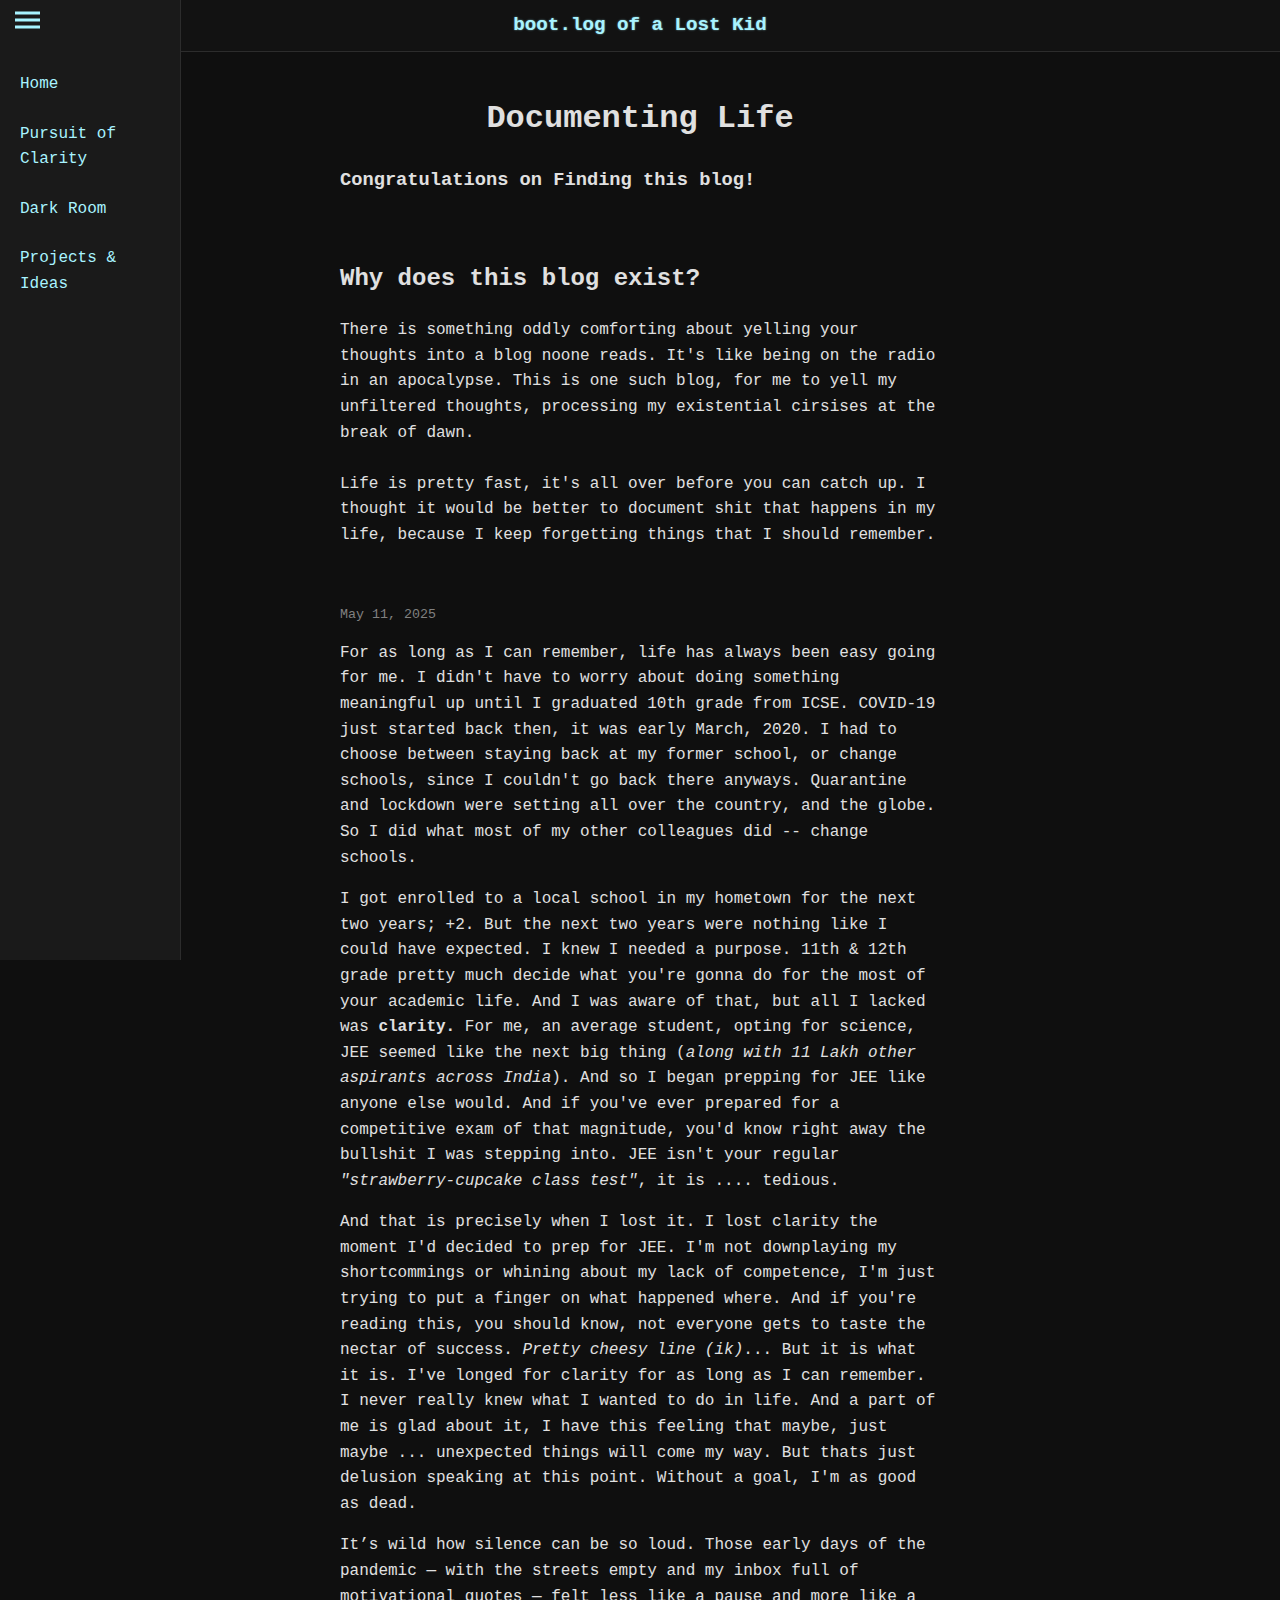
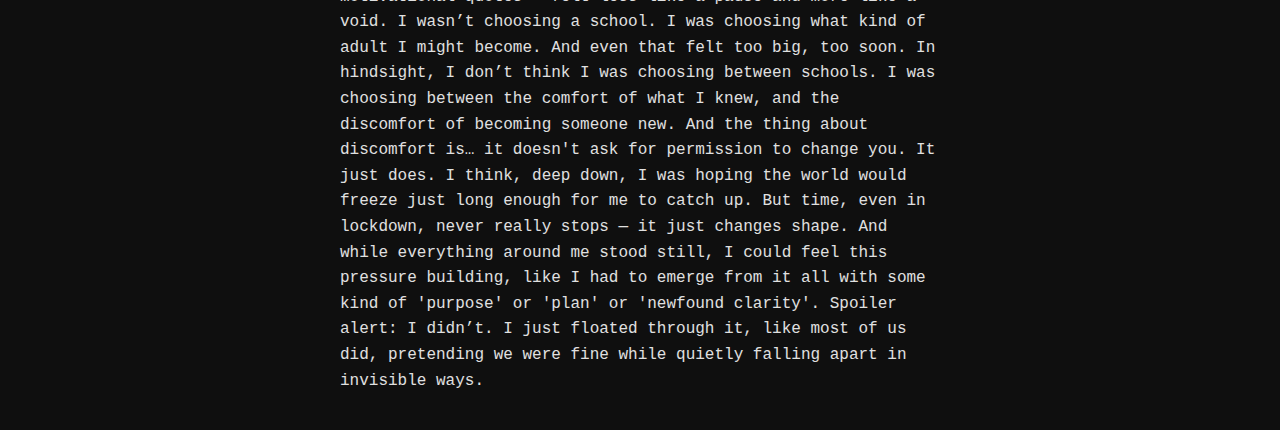
<file: journal/logbook.html>
<!DOCTYPE html>
<html lang="en">
<head>
  <meta charset="UTF-8" />
  <meta name="viewport" content="width=device-width, initial-scale=1.0"/>
  <title>Page Title</title>
  <link rel="stylesheet" href="../common.css"/>
</head>

<body>
  <div class="header">
    <h1>boot.log of a Lost Kid</h1>
  </div>

  <div class="nav-wrapper">
    <div class="menu-icon">
      <div></div>
      <div></div>
      <div></div>
    </div>

    <div class="sidebar">
      <a href="../index.html">Home</a>
      <a href="../clarity/clarity.html">Pursuit of Clarity</a>
      <a href="#">Dark Room</a>
      <a href="#">Projects & Ideas</a>
    </div>
  </div>

  <main>
    <h1>Documenting Life</h1>
    <h3>Congratulations on Finding this blog!</h3> <br>  
            
            <h2>Why does this blog exist?</h2>
          <p>There is something oddly comforting about yelling your thoughts into a blog noone reads. It's like being on the radio in an apocalypse. This is one such blog, for me to yell my unfiltered thoughts, processing my existential cirsises at the break of dawn. <br> <br> Life is pretty fast, it's all over before you can catch up. I thought it would be better to document shit that happens in my life, because I keep forgetting things that I should remember.</p> 
        
    <br>
      <!-- First post -->
      <p style="color:gray; font-size:10pt;">May 11, 2025</p>
      <p>For as long as I can remember, life has always been easy going for me. I didn't have to worry about doing something meaningful up until I graduated 10th grade from ICSE. COVID-19 just started back then, it was early March, 2020. I had to choose between staying back at my former school, or change schools, since I couldn't go back there anyways. Quarantine and lockdown were setting all over the country, and the globe. So I did what most of my other colleagues did -- change schools. </p>
      <p>I got enrolled to a local school in my hometown for the next two years; +2. But the next two years were nothing like I could have expected. I knew I needed a purpose. 11th & 12th grade pretty much decide what you're gonna do for the most of your academic life. And I was aware of that, but all I lacked was <b>clarity.</b> For me, an average student, opting for science, JEE seemed like the next big thing (<em>along with 11 Lakh other aspirants across India</em>). And so I began prepping for JEE like anyone else would. And if you've ever prepared for a competitive exam of that magnitude, you'd know right away the bullshit I was stepping into. JEE isn't your regular <em>"strawberry-cupcake class test"</em>, it is .... tedious. </p>
      <p>And that is precisely when I lost it. I lost clarity the moment I'd decided to prep for JEE. I'm not downplaying my shortcommings or whining about my lack of competence, I'm just trying to put a finger on what happened where. And if you're reading this, you should know, not everyone gets to taste the nectar of success. <em>Pretty cheesy line (ik)</em>... But it is what it is. I've longed for clarity for as long as I can remember. I never really knew what I wanted to do in life. And a part of me is glad about it, I have this feeling that maybe, just maybe ... unexpected things will come my way. But thats just delusion speaking at this point. Without a goal, I'm as good as dead.</p>
      <p>It’s wild how silence can be so loud. Those early days of the pandemic — with the streets empty and my inbox full of motivational quotes — felt less like a pause and more like a void. I wasn’t choosing a school. I was choosing what kind of adult I might become. And even that felt too big, too soon. In hindsight, I don’t think I was choosing between schools. I was choosing between the comfort of what I knew, and the discomfort of becoming someone new. And the thing about discomfort is… it doesn't ask for permission to change you. It just does. I think, deep down, I was hoping the world would freeze just long enough for me to catch up. But time, even in lockdown, never really stops — it just changes shape. And while everything around me stood still, I could feel this pressure building, like I had to emerge from it all with some kind of 'purpose' or 'plan' or 'newfound clarity'. Spoiler alert: I didn’t. I just floated through it, like most of us did, pretending we were fine while quietly falling apart in invisible ways.</p>
  </main>
</body>

</html>
</file>
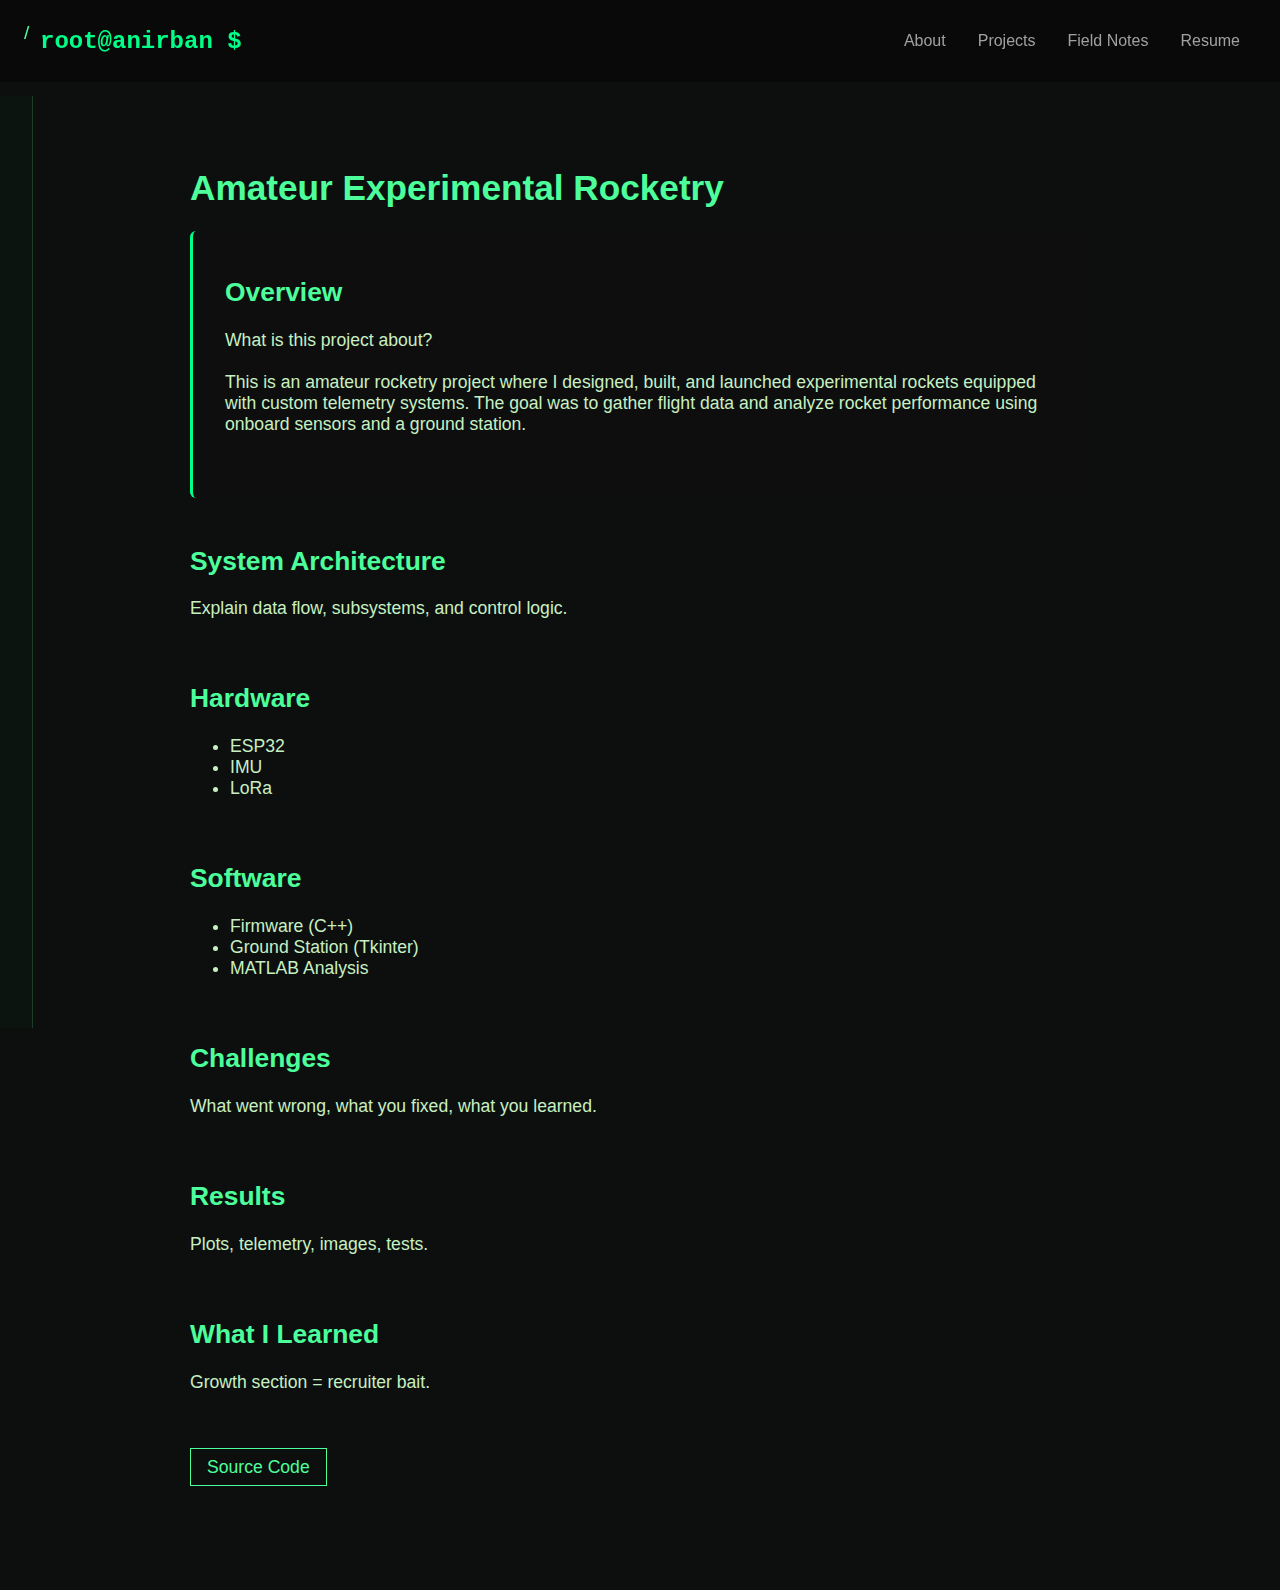
<file: projects/rocketry.html>
<!DOCTYPE html>
<html lang="en">
<head>
  <meta charset="UTF-8">
  <title>Project Title</title>
  <link rel="stylesheet" href="project-style.css">
  
</head>
<body>

<!-- NAVBAR (keep same as home page) -->
<nav class="navbar">
        <div class="nav-container">
            <a href="../index.html" class="nav-logo">root@anirban $</a>
            <ul class="nav-menu">
                <li><a href="../index.html#about">About</a></li>
                <li><a href="../index.html#projects">Projects</a></li>
                <li><a href="../field_notes/notes.html">Field Notes</a></li>
                <li><a href="#">Resume</a></li>
            </ul>
        </div>
    </nav>

<!-- LEFT EDGE TOC TRIGGER -->

<div class="toc-trigger">/</div>

<div class="toc-panel">
<pre>
rocketry/
├── <a href="#overview">overview</a>
├── <a href="#architecture">architecture</a>
├── <a href="#hardware">hardware</a>
├── <a href="#software">software</a>
├── <a href="#challenges">challenges</a>
├── <a href="#results">results</a>
└── <a href="#lessons">lessons</a>
</pre>
</div>

<main class="project-container">

  <h1>Amateur Experimental Rocketry</h1>
<section id="overview" class="block">
        <h2>Overview</h2>
  <p>
    What is this project about? <br> <br>
          This is an amateur rocketry project where I designed, built, and launched experimental rockets equipped with custom telemetry systems. The goal was to gather flight data and analyze rocket performance using onboard sensors and a ground station. <br> <br>
  </p>
</section>

<section id="architecture">
  <h2>System Architecture</h2>
  <p>Explain data flow, subsystems, and control logic.</p>
</section>

<section id="hardware">
  <h2>Hardware</h2>
  <ul>
    <li>ESP32</li>
    <li>IMU</li>
    <li>LoRa</li>
  </ul>
</section>

<section id="software">
  <h2>Software</h2>
  <ul>
    <li>Firmware (C++)</li>
    <li>Ground Station (Tkinter)</li>
    <li>MATLAB Analysis</li>
  </ul>
</section>

<section id="challenges">
  <h2>Challenges</h2>
  <p>What went wrong, what you fixed, what you learned.</p>
</section>

<section id="results">
  <h2>Results</h2>
  <p>Plots, telemetry, images, tests.</p>
</section>

<section id="lessons">
  <h2>What I Learned</h2>
  <p>Growth section = recruiter bait.</p>
</section>

<section class="links">
  <a href="https://github.com/Dasux/blog">Source Code</a>
</section>

</main>

</body>
</html>
</file>
<file: style2.css>
* {
    margin: 0;
    padding: 0;
    box-sizing: border-box;
}

:root {
    --bg-primary: #0a0a0a;
    --bg-secondary: #111;
    --text-primary: #e0e0e0;
    --text-secondary: #a0a0a0;
    --accent: #00ff88;
    --accent-dark: #00cc66;
    --border: #222;
    --shadow: rgba(0, 255, 136, 0.1);
}

html, body {
    height: 100%;
}

html {
    height: 100%;
    position: relative;
    scroll-behavior: smooth;
}

html::before {
    content: "";
    position: fixed;        /* CHANGED: fixed instead of absolute */
    top: 0;
    left: 0;
    width: 100%;
    height: 100%;          /* CHANGED: 100% height always */
    z-index: -1;           /* CHANGED: proper layering */

    background:
        /* Scanlines */
        repeating-linear-gradient(
            to bottom,
            rgba(0, 255, 136, 0.03),
            rgba(0, 255, 136, 0.03) 1px,
            transparent 1px,
            transparent 3px
        ),
        /* Grid */
        linear-gradient(
            rgba(0, 255, 136, 0.05) 1px,
            transparent 1px
        ),
        linear-gradient(
            90deg,
            rgba(0, 255, 136, 0.05) 1px,
            transparent 1px
        ),
        /* Base gradient */
        linear-gradient(135deg, var(--bg-primary) 0%, var(--bg-secondary) 100%);
}

body {
    font-family: 'Inter', sans-serif;
    background: transparent; /* CHANGED: transparent to show html grid */
    color: var(--text-primary);
    line-height: 1.6;
    overflow-x: hidden;
    min-height: 100vh;
    z-index: 0;
}


.container {
    max-width: 1200px;
    margin: 0 auto;
    padding: 0 20px;
}

/* Navigation */
.navbar {
    position: fixed;
    top: 0;
    width: 100%;
    background: rgba(10, 10, 10, 0.95);
    backdrop-filter: blur(10px);
    z-index: 1000;
    padding: 1rem 0;
    transition: all 0.3s ease;
}

.nav-container {
    max-width: 1200px;
    margin: 0 auto;
    padding: 0 20px;
    display: flex;
    justify-content: space-between;
    align-items: center;
}

.nav-logo {
    font-family: 'JetBrains Mono', monospace;
    font-size: 1.5rem;
    font-weight: 700;
    color: var(--accent);
    text-decoration: none;
}

.nav-menu {
    display: flex;
    list-style: none;
    gap: 2rem;
}

.nav-menu a {
    color: var(--text-secondary);
    text-decoration: none;
    font-weight: 400;
    transition: color 0.3s ease;
}

.nav-menu a:hover {
    color: var(--accent);
}

section {
    position: relative;
    background: rgba(10, 10, 10, 0.6);
    backdrop-filter: blur(4px);
    border-top: 1px solid rgba(0, 255, 136, 0.05);
    border-bottom: 1px solid rgba(0, 255, 136, 0.05);
    padding: 100px 0;
}

section:nth-child(even) {
    background: rgba(17, 17, 17, 0.6);
}

/* Hero Section */
.hero {
    position: relative;
    min-height: 100vh;
    display: flex;
    flex-direction: column;
    justify-content: center;
    align-items: center;
    text-align: center;
    padding-top: 80px;
    
    background-size:
        100% 4px,
        40px 40px,
        40px 40px,
        cover;
}

.hero-bg {
  position: absolute;
  inset: 0;
  background: url("assets/desk.jpeg") center center / contain no-repeat;
  opacity: 0.35;
  z-index: 0;
  filter: contrast(1.1);
}

.hero-overlay {
  position: absolute;
  inset: 0;
  background: radial-gradient(
    circle at center,
    rgba(10,10,10,0.55),
    rgba(10,10,10,0.95)
  );
  z-index: 0.5;
}

/* text layer */
.hero-content {
  position: relative;
  z-index: 2;
}


.hero-title {
  color: #00ff88;
  text-shadow:
    0 0 8px rgba(0,255,136,0.45),
    0 0 18px rgba(0,255,136,0.25),
    0 0 32px rgba(0,255,136,0.12);
}


.hero-links {
    display: flex;
    gap: 3rem;                /* spacing between icons */
    margin-top: 2rem;
    justify-content: center;
    align-items: center;
}

.hero-links a {
    text-decoration: none;
}

/* fixed square = visual consistency */
.icon-wrap {
    width: 42px;
    height: 42px;
    display: flex;
    align-items: center;
    justify-content: center;
}

.icon-wrap img {
    max-width: 100%;
    max-height: 100%;
    object-fit: contain;

    opacity: 0.75;
    transition:
        opacity 0.25s ease,
        transform 0.25s ease,
        filter 0.25s ease;
}

.hero-title {
    font-family: 'JetBrains Mono', monospace;
    font-size: clamp(2.5rem, 5vw, 4rem);
    font-weight: 700;
    margin-bottom: 1rem;
    background: linear-gradient(135deg, var(--accent), #00ffaa);
    -webkit-background-clip: text;
    -webkit-text-fill-color: transparent;
    background-clip: text;
    text-shadow:
        0 0 10px rgba(0, 255, 136, 0.3),
        0 0 30px rgba(0, 255, 136, 0.15);
}




.hero-links a:hover img {
    opacity: 1;
    transform: translateY(-3px) scale(1.08);
    filter: drop-shadow(0 6px 18px rgba(0, 255, 136, 0.35));
}

.hero-subtitle {
    font-size: 1.3rem;
    color: var(--text-secondary);
    max-width: 1000px;
    margin-bottom: 7rem;
    margin-top: 1rem;
}

@keyframes flicker {
    0% { opacity: 1; }
    50% { opacity: 0.98; }
    100% { opacity: 1; }
}
@media (max-width: 480px) {
    .hero-links {
        gap: 1.5rem;
        margin-top: 2.5rem;
    }

    .icon-wrap {
        width: 36px;
        height: 36px;
    }
}

.hero-buttons {
    display: flex;
    gap: 2rem;
    flex-wrap: wrap;
    justify-content: center;
}

.btn {
    padding: 12px 30px;
    font-family: 'JetBrains Mono', monospace;
    font-weight: 500;
    text-decoration: none;
    border-radius: 50px;
    transition: all 0.3s ease;
    font-size: 1rem;
}


.btn-primary {
    background: linear-gradient(135deg, var(--accent), var(--accent-dark));
    color: var(--bg-primary);
    box-shadow: 0 10px 30px var(--shadow);
}

.btn-primary:hover {
    transform: translateY(-2px);
    box-shadow: 0 15px 40px var(--shadow);
}

.btn-secondary {
    color: var(--accent);
    border: 2px solid var(--accent);
}

.btn-secondary:hover {
    background: var(--accent);
    color: var(--bg-primary);
}

.hero-links-label {
    margin-top: 7rem;
    font-family: 'JetBrains Mono', monospace;
    font-size: 1rem;
    color: var(--text-secondary);
    opacity: 0.7;
}




.section-title {
    font-family: 'JetBrains Mono', monospace;
    font-size: 3rem;
    font-weight: 700;
    text-align: center;
    margin-bottom: 4rem;
    background: linear-gradient(135deg, var(--text-primary), var(--accent));
    -webkit-background-clip: text;
    -webkit-text-fill-color: transparent;
    background-clip: text;
}

/* About */
.about-grid {
    display: grid;
    grid-template-columns: 1fr 1fr;
    gap: 4rem;
    align-items: center;
}

.about-text p {
    font-size: 1.1rem;
    color: var(--text-secondary);
    margin-bottom: 1.5rem;
}


.profile-image {
    width: 100%;
    height: 400px;
    object-fit: cover;
    border-radius: 20px;
    display: block;
    transition: 
        box-shadow 0.3s ease,
        transform 0.3s ease;
}

.profile-image:hover {
    box-shadow: 
        0 0 20px rgba(0, 255, 180, 0.4),
        0 0 40px rgba(0, 255, 180, 0.2);
    transform: translateY(-4px);
}




/* Projects */
.projects-grid {
    display: grid;
    grid-template-columns: repeat(auto-fill, 350px);
    gap: 2rem;
}

a .project-link{
  text-decoration: none;
}

.project-card {
    background: rgba(17, 17, 17, 0.85);
    border-radius: 20px;
    overflow: hidden;
    border: 1px solid rgba(0, 255, 136, 0.15);
    transition: all 0.3s ease;
    box-shadow: 0 0 0 rgba(0,255,136,0);
}

.project-card:hover {
    transform: translateY(-10px);
    box-shadow: 0 0 25px rgba(0, 255, 136, 0.15);
}

.projects-grid a {
  color: inherit;
  text-decoration: none;
}

.projects-grid a:visited {
  color: inherit;
}

.projects-grid a:hover {
  color: inherit;
}

.projects-grid a:active {
  color: inherit;
}

/*background: linear-gradient(135deg, var(--accent), var(--accent-dark)); */

.project-image {
    height: 200px;
    background-image: url("assets/test_rig.jpeg");
    background-size: cover;
    background-position: center;
    background-repeat: no-repeat;
    position: relative;
    display: flex;
    align-items: center;
    justify-content: center;
}


.project-category {
    background: rgba(0,0,0,0.7);
    color: white;
    padding: 0.5rem 1rem;
    border-radius: 20px;
    font-size: 0.8rem;
    font-weight: 600;
}

a .project-content {
    padding: 2rem;
    text-decoration: none !important;
}

.project-content h3 {
    font-family: 'JetBrains Mono', monospace;
    font-size: 1.5rem;
    margin-bottom: 1rem;
}

.project-tech {
    display: flex;
    flex-wrap: wrap;
    gap: 0.5rem;
    margin-top: 1rem;
}

.project-tech span {
    background: var(--border);
    color: var(--accent);
    padding: 0.3rem 0.8rem;
    border-radius: 15px;
    font-size: 0.8rem;
    font-weight: 500;
}

/* Skills */
.skills-grid {
    display: grid;
    grid-template-columns: repeat(auto-fit, minmax(300px, 1fr));
    gap: 2rem;
}

.skill-category h3 {
    font-family: 'JetBrains Mono', monospace;
    margin-bottom: 1rem;
    color: var(--accent);
}

.skill-tags {
    display: flex;
    flex-wrap: wrap;
    gap: 0.5rem;
}

.skill-tags span {
    background: rgba(0, 255, 136, 0.1);
    color: var(--accent);
    padding: 0.4rem 1rem;
    border-radius: 20px;
    font-size: 0.9rem;
    font-weight: 500;
}

/* Contact */
.contact-content {
    display: grid;
    grid-template-columns: 1fr 1fr;
    gap: 4rem;
}

.contact-item {
    margin-bottom: 2rem;
}

.contact-item h3 {
    color: var(--accent);
    margin-bottom: 0.5rem;
    font-family: 'JetBrains Mono', monospace;
}

.contact-item p, .contact-item a {
    color: var(--text-secondary);
}

.contact-form {
    display: flex;
    flex-direction: column;
    gap: 1rem;
}

.contact-form input,
.contact-form textarea {
    background: var(--bg-secondary);
    border: 1px solid var(--border);
    color: var(--text-primary);
    padding: 1rem;
    border-radius: 10px;
    font-family: inherit;
    font-size: 1rem;
}

.contact-form input:focus,
.contact-form textarea:focus {
    outline: none;
    border-color: var(--accent);
    box-shadow: 0 0 0 3px rgba(0, 255, 136, 0.1);
}

/* Footer */
.footer {
    background: var(--bg-secondary);
    padding: 2rem 0;
    text-align: center;
    border-top: 1px solid var(--border);
}

.footer p {
    color: var(--text-secondary);
}

/* Responsive */
@media (max-width: 768px) {
    .nav-menu {
        display: none;
    }
    
    .about-grid,
    .contact-content {
        grid-template-columns: 1fr;
        gap: 2rem;
    }
    
    .hero-buttons {
        flex-direction: column;
        align-items: center;
    }
    
    .hero-stats {
        gap: 2rem;
    }
    
    .section-title {
        font-size: 2rem;
    }
}
</file>
<file: common.css>
/* Layout Base */
html, body {
  height: 100%;
  margin: 0;
  background-color: #0f0f0f;
  color: #e0e0e0;
  font-family: 'JetBrains Mono', monospace;
  line-height:1.6;
  display: flex;
  flex-direction: column;
}

/* Title bar */
.header {
  position: relative;
  text-align: center;
  padding: 10px 0;
  background-color: #121212;
  border-bottom: 1px solid #2c2c2c;
}

.header h1 {
  font-size: 1.2rem;
  color: #a8f3ff;
  margin: 0;
  text-shadow: 0 0 2px #a8f3ff99;
}
h1{
  text-align: center;
}
/* Vertical navbar toggle icon */
.menu-icon {
  position: absolute;
  left: 15px;
  top: 50%;
  transform: translateY(-50%);
  cursor: pointer;
  z-index: 1001;
}

.menu-icon div {
  width: 25px;
  height: 3px;
  background-color: #a8f3ff;
  margin: 4px 0;
  transition: 0.4s;
}

/* Sidebar nav */
.sidebar {
  position: fixed;
  left: -180px;
  top: 0;
  width: 180px;
  height: 100%;
  background-color: #1a1a1a;
  padding-top: 60px;
  transition: 0.3s;
  overflow: hidden;
  z-index: 1000;
  border-right: 1px solid #2c2c2c;
}

.sidebar:hover {
  left: 0;
}

.sidebar a {
  display: block;
  color: #a8f3ff;
  padding: 12px 20px;
  text-decoration: none;
  transition: background 0.2s;
}

.sidebar a:hover {
  background-color: #282828;
  color: #ffffff;
}

main {
  margin-left: 25%;
  margin-right: 25%;
  padding: 20px;
  flex: 1;
}
.nav-wrapper {
  position: fixed;
  top: 0;
  left: 0;
  height: 100%;
  width: 180px;
  z-index: 1000;
}

.menu-icon {
  position: absolute;
  left: 15px;
  top: 20px;
  cursor: pointer;
}

.menu-icon div {
  width: 25px;
  height: 3px;
  background-color: #a8f3ff;
  margin: 4px 0;
  transition: 0.4s;
}

.sidebar {
  position: absolute;
  top: 0;
  left: -180px;
  width: 180px;
  height: 100%;
  background-color: #1a1a1a;
  padding-top: 60px;
  border-right: 1px solid #2c2c2c;
  transition: left 0.3s ease;
}

/* Hover on nav-wrapper activates the sidebar */
.nav-wrapper:hover .sidebar {
  left: 0;
}
</file>
<file: clarity/common.css>
/* Layout Base */
html, body {
  height: 100%;
  margin: 0;
  background-color: #0f0f0f;
  color: #e0e0e0;
  font-family: 'JetBrains Mono', monospace;
  line-height:1.6;
  display: flex;
  flex-direction: column;
}

/* Title bar */
.header {
  position: relative;
  text-align: center;
  padding: 10px 0;
  background-color: #121212;
  border-bottom: 1px solid #2c2c2c;
}

.header h1 {
  font-size: 1.2rem;
  color: #a8f3ff;
  margin: 0;
  text-shadow: 0 0 2px #a8f3ff99;
}
h1{
  text-align: center;
}
/* Vertical navbar toggle icon */
.menu-icon {
  position: absolute;
  left: 15px;
  top: 50%;
  transform: translateY(-50%);
  cursor: pointer;
  z-index: 1001;
}

.menu-icon div {
  width: 25px;
  height: 3px;
  background-color: #a8f3ff;
  margin: 4px 0;
  transition: 0.4s;
}

/* Sidebar nav */
.sidebar {
  position: fixed;
  left: -180px;
  top: 0;
  width: 180px;
  height: 100%;
  background-color: #1a1a1a;
  padding-top: 60px;
  transition: 0.3s;
  overflow: hidden;
  z-index: 1000;
  border-right: 1px solid #2c2c2c;
}

.sidebar:hover {
  left: 0;
}

.sidebar a {
  display: block;
  color: #a8f3ff;
  padding: 12px 20px;
  text-decoration: none;
  transition: background 0.2s;
}

.sidebar a:hover {
  background-color: #282828;
  color: #ffffff;
}

main {
  margin-left: 25%;
  margin-right: 25%;
  padding: 20px;
  flex: 1;
}
.nav-wrapper {
  position: fixed;
  top: 0;
  left: 0;
  height: 100%;
  width: 180px;
  z-index: 1000;
}

.menu-icon {
  position: absolute;
  left: 15px;
  top: 20px;
  cursor: pointer;
}

.menu-icon div {
  width: 25px;
  height: 3px;
  background-color: #a8f3ff;
  margin: 4px 0;
  transition: 0.4s;
}

.sidebar {
  position: absolute;
  top: 0;
  left: -180px;
  width: 180px;
  height: 100%;
  background-color: #1a1a1a;
  padding-top: 60px;
  border-right: 1px solid #2c2c2c;
  transition: left 0.3s ease;
}

/* Hover on nav-wrapper activates the sidebar */
.nav-wrapper:hover .sidebar {
  left: 0;
}
</file>
<file: projects/project-style.css>
:root {
    --bg-primary: #0a0a0a;
    --bg-secondary: #111;
    --text-primary: #e0e0e0;
    --text-secondary: #a0a0a0;
    --accent: #00ff88;
    --accent-dark: #00cc66;
    --border: #222;
    --shadow: rgba(0, 255, 136, 0.1);
}
html {
  scroll-behavior: smooth;
}

body {
  background-color: #0d0f0e;
  color: #c7f0c2;
  font-family: sans-serif;
  margin: 0;
}


.block {
  background: #0e0e0e;
  border-left: 3px solid var(--accent);
  padding: 1.5rem 2rem;
  margin-bottom: 3rem;
  border-radius: 6px;
}

/* NAVBAR */
.navbar {
    position: fixed;
    top: 0;
    width: 100%;
    background: rgba(10, 10, 10, 0.95);
    backdrop-filter: blur(10px);
    z-index: 1000;
    padding: 1rem 0;
    transition: all 0.3s ease;
}
.nav-container {
    max-width: 1200px;
    margin: 0 auto;
    padding: 0 20px;
    display: flex;
    justify-content: space-between;
    align-items: center;
}

.nav-logo {
    font-family: 'JetBrains Mono', monospace;
    font-size: 1.5rem;
    font-weight: 700;
    color: var(--accent);
    text-decoration: none;
}

.nav-menu {
    display: flex;
    list-style: none;
    gap: 2rem;
    font-size: 1rem;
}

.nav-menu a {
    color: var(--text-secondary);
    text-decoration: none;
    font-weight: 400;
    transition: color 0.3s ease;
}

.nav-menu a:hover {
    color: var(--accent);
}
/* LEFT / ICON */

.toc-trigger {
  position: fixed;
  top: 22px;
  left: 24px;
  color: #4cff9b;
  font-size: 1.2rem;
  cursor: pointer;
  z-index: 1000;
}


/* TOC PANEL */
.toc-panel {
  position: fixed;
  left: -260px;
  top: 6rem;
  height: 100%;
  width: 260px;
  background: #0b140f;
  border-right: 1px solid #1f3b2a;
  transition: 0.3s ease;
  padding: 1rem;
}

.toc-panel pre {
  /* color: #4cff9b; */
  font-size: 0.9rem;
  line-height: 1.4;
}

.toc-panel a {
  color: #4cff9b;
  text-decoration: none;
}

.toc-panel a:hover {
  text-decoration: underline;
}

.toc-trigger:hover + .toc-panel,
.toc-panel:hover {
  left: 0;
}

/* CONTENT */
.project-container {
  max-width: 900px;
  margin-left: auto;
  margin-right: auto;
  margin-top: 6rem;
  padding: 3rem;
  font-size: 1.1rem;
}

section {
  margin-bottom: 4rem;
}

h1, h2 {
  color: #4cff9b;
}

/* LINKS */
.links a {
  color: #4cff9b;
  text-decoration: none;
  border: 1px solid #4cff9b;
  padding: 0.5rem 1rem;
}
</file>
